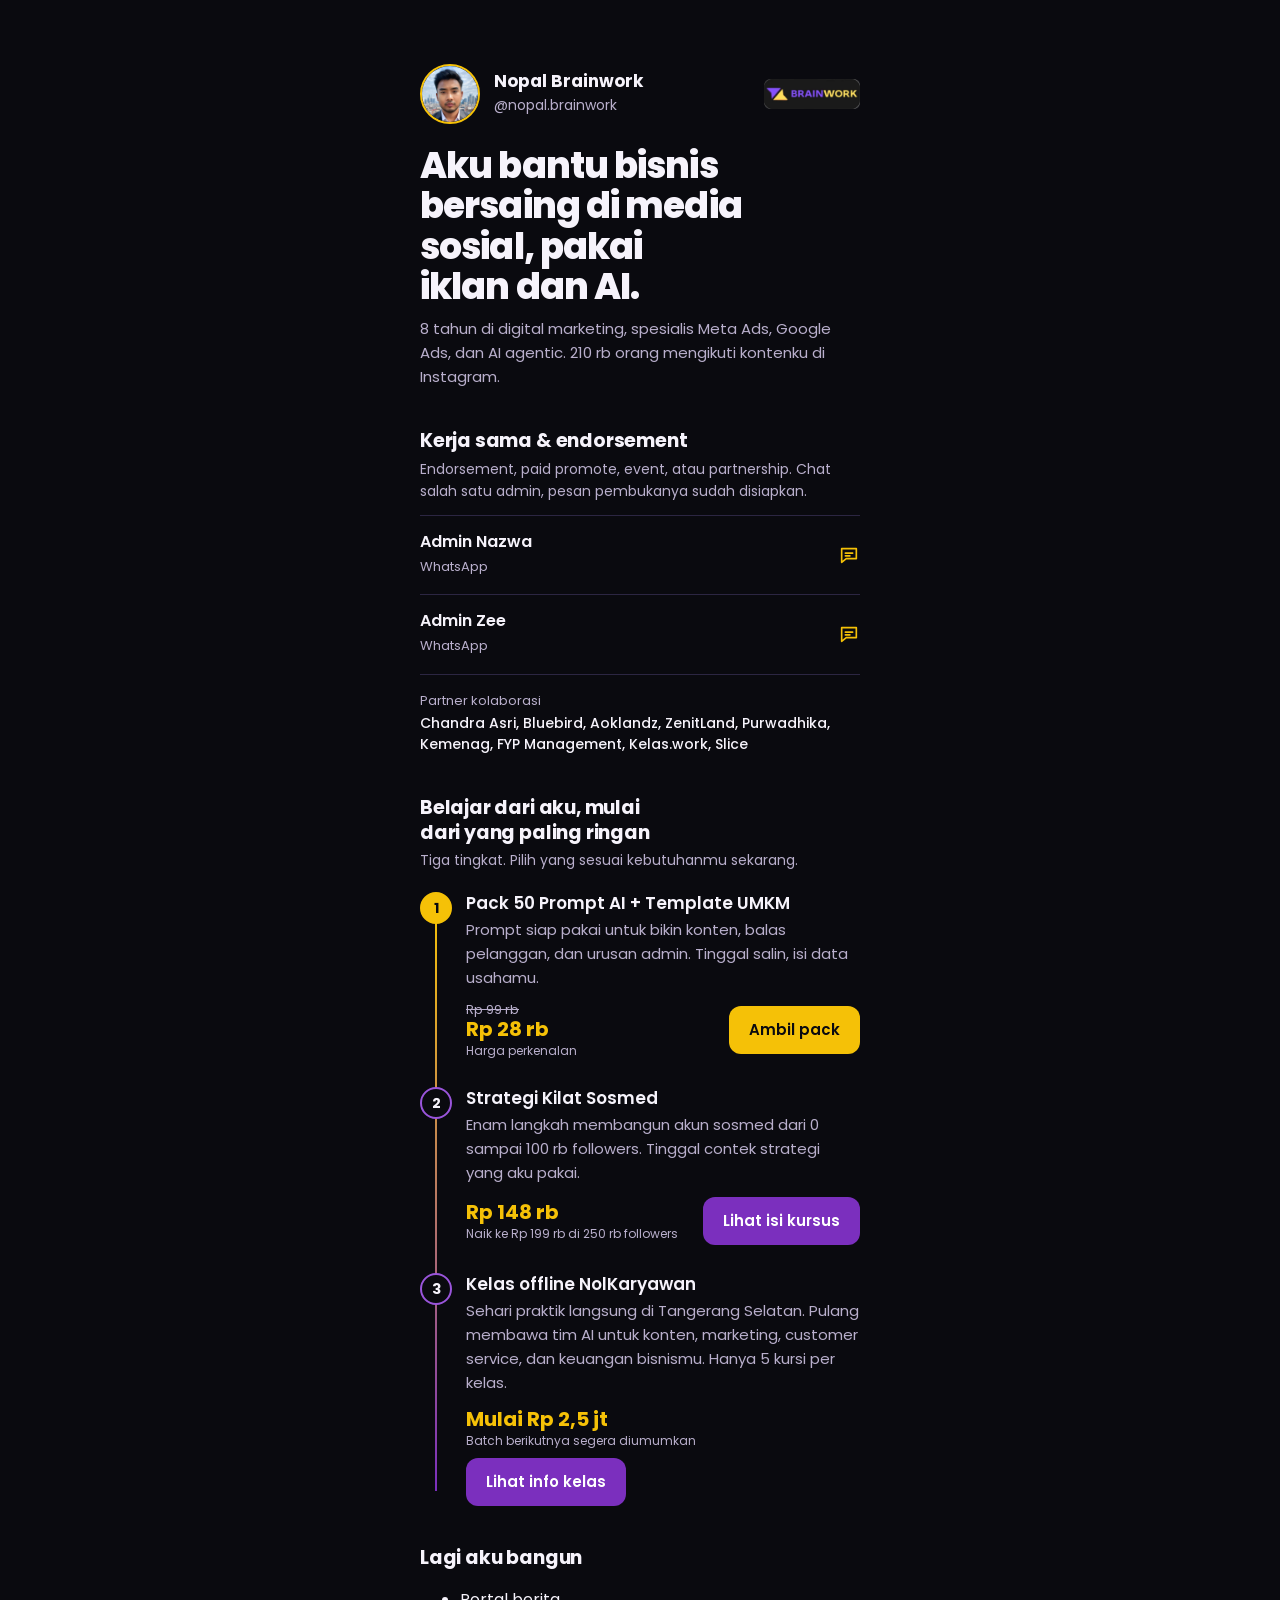
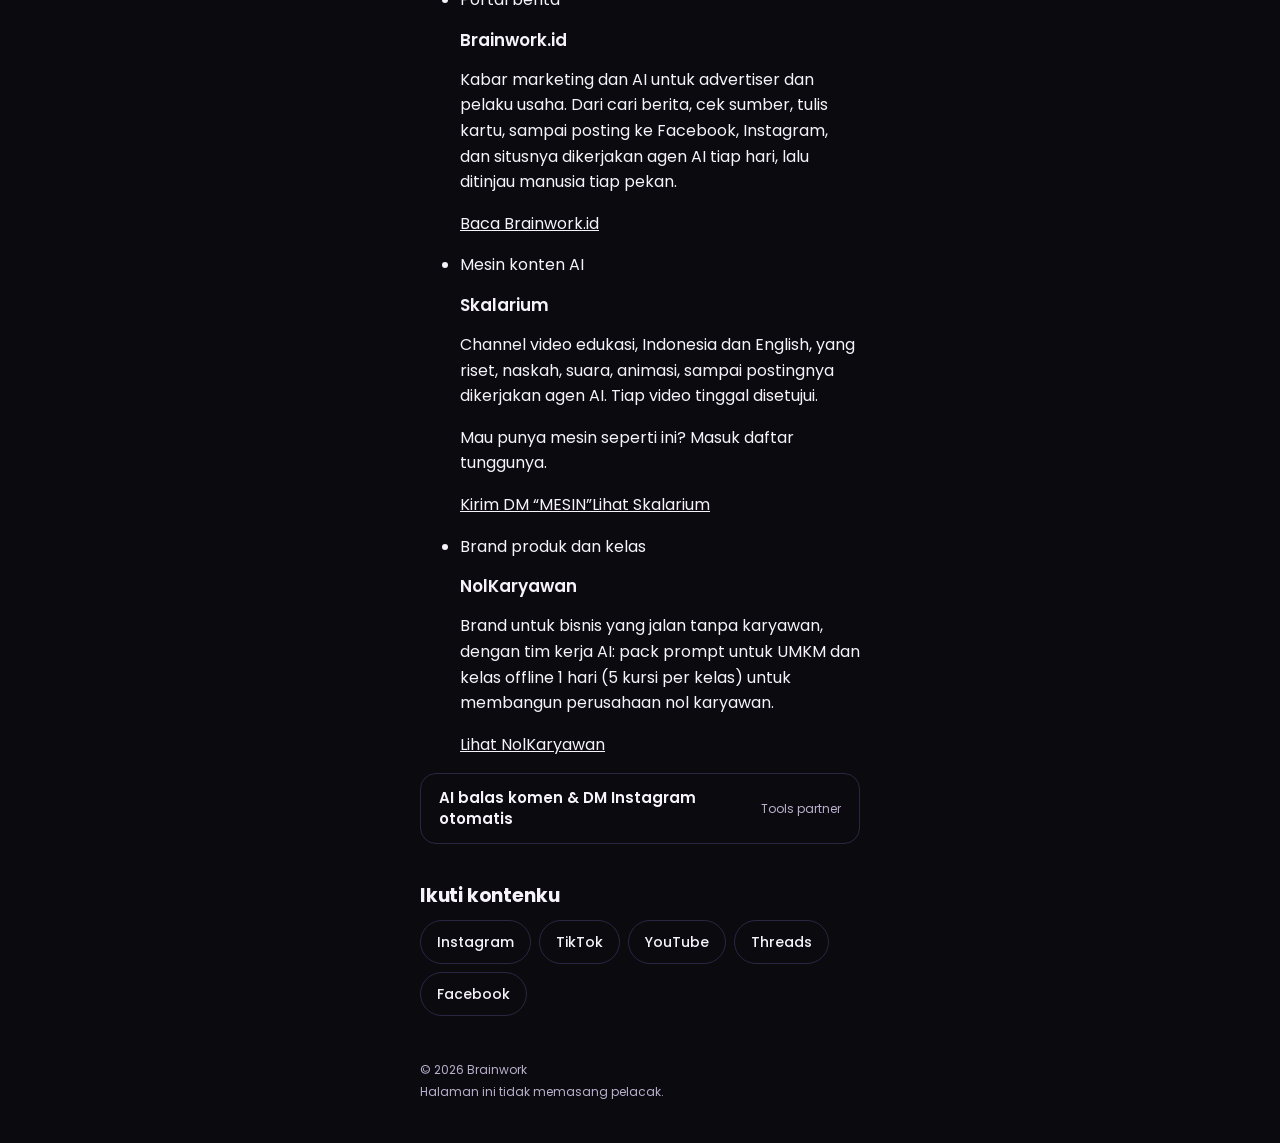
<file: index.html>
<!doctype html>
<html lang="id">
<head>
<meta charset="utf-8">
<meta name="viewport" content="width=device-width, initial-scale=1, viewport-fit=cover">
<title>Nopal Brainwork | Bangun Sosial Media dengan Iklan dan AI</title>
<meta name="description" content="Link resmi @nopal.brainwork: pack prompt AI untuk UMKM, kursus Strategi Kilat Sosmed, kelas offline NolKaryawan, dan kontak kerja sama atau endorsement.">
<link rel="canonical" href="https://brainwork-cloud.github.io/">
<meta property="og:type" content="profile">
<meta property="og:site_name" content="Nopal Brainwork">
<meta property="og:title" content="Nopal Brainwork | Bangun Sosial Media dengan Iklan dan AI">
<meta property="og:description" content="Pack prompt AI untuk UMKM, kursus Strategi Kilat Sosmed, kelas offline NolKaryawan, dan kontak kerja sama.">
<meta property="og:url" content="https://brainwork-cloud.github.io/">
<meta property="og:image" content="https://brainwork-cloud.github.io/og.png">
<meta property="og:image:width" content="1200">
<meta property="og:image:height" content="630">
<meta property="og:locale" content="id_ID">
<meta name="twitter:card" content="summary_large_image">
<meta name="theme-color" content="#0A0A0F">
<link rel="icon" href="favicon.png" type="image/png">
<link rel="apple-touch-icon" href="apple-touch-icon.png">
<link rel="preconnect" href="https://fonts.googleapis.com">
<link rel="preconnect" href="https://fonts.gstatic.com" crossorigin>
<link rel="stylesheet" href="https://fonts.googleapis.com/css2?family=Poppins:wght@400;500;600;700;800&display=swap">
<style>
  :root {
    --hitam: #0A0A0F;
    --panel: #15121F;
    --garis: #2C2642;
    --ungu: #7B2FBE;
    --ungu-terang: #9A55DB;
    --emas: #F5C107;
    --putih: #F6F3FB;
    --redup: #B9AFCC;
  }
  * { box-sizing: border-box; }
  html { -webkit-text-size-adjust: 100%; background: var(--hitam); }
  body {
    margin: 0;
    background: var(--hitam);
    color: var(--putih);
    font: 400 16px/1.6 "Poppins", system-ui, -apple-system, "Segoe UI", Roboto, sans-serif;
  }
  a { color: inherit; }
  .wrap { max-width: 30rem; margin: 0 auto; padding: 28px 20px calc(40px + env(safe-area-inset-bottom)); }

  /* Identitas */
  .id { display: flex; align-items: center; gap: 14px; }
  .avatar {
    width: 60px; height: 60px; flex: none; border-radius: 50%;
    border: 2px solid var(--emas); object-fit: cover; background: var(--ungu);
    display: grid; place-items: center;
    font: 700 20px/1 "Poppins", sans-serif; color: var(--emas); letter-spacing: -0.02em;
  }
  .siapa { flex: 1; min-width: 0; }
  .logo { flex: none; height: 30px; width: auto; }
  .nama { margin: 0; font-weight: 700; font-size: 17px; line-height: 1.25; }
  .handle { color: var(--redup); font-size: 14px; text-decoration: none; }
  .handle:hover { color: var(--putih); }
  h1 {
    margin: 22px 0 10px;
    font-weight: 800; font-size: clamp(28px, 8vw, 36px); line-height: 1.12; letter-spacing: -0.025em;
    text-wrap: balance;
  }
  .bukti { margin: 0; color: var(--redup); font-size: 15px; }

  section { margin-top: 40px; }
  h2 { margin: 0 0 4px; font-size: 19px; font-weight: 700; line-height: 1.3; letter-spacing: -0.01em; text-wrap: balance; }
  .sub { margin: 0; color: var(--redup); font-size: 14px; }
  h3 { margin: 0 0 4px; font-size: 17px; font-weight: 600; line-height: 1.3; }

  /* Tangga produk: urutan sungguhan, dari yang paling ringan */
  .tangga { list-style: none; margin: 20px 0 0; padding: 0 0 0 46px; position: relative; }
  .tangga::before {
    content: ""; position: absolute; left: 15px; top: 16px; bottom: 16px; width: 2px;
    background: linear-gradient(to bottom, var(--emas), var(--ungu));
    transform-origin: top; animation: naik 1s cubic-bezier(.2,.7,.2,1) .15s both;
  }
  @keyframes naik { from { transform: scaleY(0); } to { transform: scaleY(1); } }
  .anak { position: relative; padding-bottom: 28px; }
  .anak:last-child { padding-bottom: 0; }
  .lvl {
    position: absolute; left: -46px; top: 0; width: 32px; height: 32px; border-radius: 50%;
    display: grid; place-items: center; font-weight: 700; font-size: 14px;
    background: var(--hitam); border: 2px solid var(--ungu-terang); color: var(--putih);
  }
  .anak:first-child .lvl { background: var(--emas); border-color: var(--emas); color: var(--hitam); }
  .anak p { margin: 0; color: var(--redup); font-size: 15px; }
  .beli { display: flex; flex-wrap: wrap; align-items: center; justify-content: space-between; gap: 10px 16px; margin-top: 12px; }
  .harga { display: flex; flex-direction: column; line-height: 1.2; }
  .harga b { color: var(--emas); font-size: 20px; font-weight: 700; }
  .harga s { color: var(--redup); font-size: 13px; }
  .harga small { color: var(--redup); font-size: 12px; margin-top: 3px; }

  .btn {
    display: inline-flex; align-items: center; justify-content: center; min-height: 48px; padding: 0 20px;
    border-radius: 12px; text-decoration: none; font: 600 15px/1.2 "Poppins", sans-serif; text-align: center;
  }
  .btn-ungu { background: var(--ungu); color: #fff; }
  .btn-ungu:hover { background: var(--ungu-terang); }
  .btn-emas { background: var(--emas); color: var(--hitam); }
  .btn-emas:hover { background: #FFD43B; }
  .btn-garis { border: 1.5px solid var(--garis); color: var(--putih); }
  .btn-garis:hover { border-color: var(--ungu-terang); }

  /* Proyek baru */
  .proyek { margin-top: 16px; padding: 18px; border-radius: 16px; background: var(--panel); border: 1px solid var(--garis); }
  .proyek p { margin: 0; color: var(--redup); font-size: 15px; }
  .aksi { display: flex; flex-wrap: wrap; gap: 10px; margin-top: 14px; }
  .alat {
    display: flex; justify-content: space-between; align-items: center; gap: 12px; margin-top: 12px;
    padding: 14px 18px; border-radius: 16px; border: 1px solid var(--garis); text-decoration: none;
  }
  .alat:hover { border-color: var(--ungu-terang); }
  .alat span { font-weight: 600; font-size: 15px; line-height: 1.35; }
  .alat small { flex: none; color: var(--redup); font-size: 12px; }

  /* Kontak kerja sama */
  .kontak { margin-top: 12px; }
  .kontak a {
    display: flex; justify-content: space-between; align-items: center; gap: 12px;
    padding: 16px 0; border-top: 1px solid var(--garis); text-decoration: none;
  }
  .kontak a:last-child { border-bottom: 1px solid var(--garis); }
  .kontak b { display: block; font-weight: 600; font-size: 16px; line-height: 1.3; }
  .kontak small { color: var(--redup); font-size: 13px; }
  .kontak svg { flex: none; width: 22px; height: 22px; color: var(--emas); }
  .kolab { margin: 16px 0 0; color: var(--putih); font-size: 14px; font-weight: 500; line-height: 1.55; }
  .kolab span { display: block; color: var(--redup); font-size: 13px; font-weight: 400; margin-bottom: 2px; }

  /* Media sosial */
  .sosmed { display: flex; flex-wrap: wrap; gap: 8px; margin-top: 12px; }
  .sosmed a {
    display: inline-flex; align-items: center; min-height: 44px; padding: 0 16px; border-radius: 999px;
    border: 1px solid var(--garis); text-decoration: none; font-size: 14px; font-weight: 500;
  }
  .sosmed a:hover { border-color: var(--ungu-terang); }

  footer { margin-top: 44px; color: var(--redup); font-size: 12px; }
  footer p { margin: 2px 0; }

  a:focus-visible { outline: 3px solid var(--emas); outline-offset: 3px; border-radius: 8px; }
  @media (prefers-reduced-motion: reduce) { .tangga::before { animation: none; } }
  @media (min-width: 720px) { .wrap { padding-top: 64px; } }
</style>
<script type="application/ld+json">
{
  "@context": "https://schema.org",
  "@type": "Person",
  "name": "Nopal",
  "alternateName": "Nopal Brainwork",
  "jobTitle": "Spesialis Bangun Sosial Media",
  "url": "https://brainwork-cloud.github.io/",
  "image": "https://brainwork-cloud.github.io/foto.jpg",
  "sameAs": [
    "https://www.instagram.com/nopal.brainwork/",
    "https://www.tiktok.com/@nopal.brainwork",
    "https://www.youtube.com/@nopal.brainwork",
    "https://www.threads.com/@nopal.brainwork",
    "https://www.facebook.com/449370488262813"
  ]
}
</script>
</head>
<body>
<main class="wrap">
  <header class="id">
    <img class="avatar" src="foto.jpg" alt="Foto Nopal" width="60" height="60">
    <div class="siapa">
      <p class="nama">Nopal Brainwork</p>
      <a class="handle" href="https://www.instagram.com/nopal.brainwork/" data-label="handle-instagram">@nopal.brainwork</a>
    </div>
    <img class="logo" src="logo-brainwork.png" alt="Brainwork" width="96" height="30">
  </header>

  <h1>Aku bantu bisnis bersaing di media sosial, pakai iklan dan AI.</h1>
  <p class="bukti">8 tahun di digital marketing, spesialis Meta Ads, Google Ads, dan AI agentic. 210 rb orang mengikuti kontenku di Instagram.</p>

  <section aria-labelledby="judul-kerjasama">
    <h2 id="judul-kerjasama">Kerja sama &amp; endorsement</h2>
    <p class="sub">Endorsement, paid promote, event, atau partnership. Chat salah satu admin, pesan pembukanya sudah disiapkan.</p>
    <div class="kontak">
      <a href="https://wa.me/6285158666066?text=Halo%20Kak%20Nazwa%2C%20saya%20tertarik%20kerja%20sama%2Fendorsement%20dengan%20%40nopal.brainwork.%0A%0ANama%20brand%3A%0AJenis%20kerja%20sama%3A%0ATimeline%3A" data-label="wa-nazwa">
        <span><b>Admin Nazwa</b><small>WhatsApp</small></span>
        <svg viewBox="0 0 24 24" fill="none" stroke="currentColor" stroke-width="1.8" stroke-linecap="round" stroke-linejoin="round" aria-hidden="true"><path d="M4 5h16v11H9l-5 4V5z"/><path d="M8 10h8M8 13h5"/></svg>
      </a>
      <a href="https://wa.me/6285119996891?text=Halo%20Kak%20Zee%2C%20saya%20tertarik%20kerja%20sama%2Fendorsement%20dengan%20%40nopal.brainwork.%0A%0ANama%20brand%3A%0AJenis%20kerja%20sama%3A%0ATimeline%3A" data-label="wa-zee">
        <span><b>Admin Zee</b><small>WhatsApp</small></span>
        <svg viewBox="0 0 24 24" fill="none" stroke="currentColor" stroke-width="1.8" stroke-linecap="round" stroke-linejoin="round" aria-hidden="true"><path d="M4 5h16v11H9l-5 4V5z"/><path d="M8 10h8M8 13h5"/></svg>
      </a>
    </div>
    <p class="kolab"><span>Partner kolaborasi</span>Chandra Asri, Bluebird, Aoklandz, ZenitLand, Purwadhika, Kemenag, FYP Management, Kelas.work, Slice</p>
  </section>

  <section aria-labelledby="judul-tangga">
    <h2 id="judul-tangga">Belajar dari aku, mulai dari yang paling ringan</h2>
    <p class="sub">Tiga tingkat. Pilih yang sesuai kebutuhanmu sekarang.</p>
    <ol class="tangga">
      <li class="anak">
        <span class="lvl" aria-hidden="true">1</span>
        <h3>Pack 50 Prompt AI + Template UMKM</h3>
        <p>Prompt siap pakai untuk bikin konten, balas pelanggan, dan urusan admin. Tinggal salin, isi data usahamu.</p>
        <div class="beli">
          <span class="harga"><s>Rp 99 rb</s><b>Rp 28 rb</b><small>Harga perkenalan</small></span>
          <a class="btn btn-emas" href="pack-prompt/" data-utm="pack-prompt" data-label="pack-prompt">Ambil pack</a>
        </div>
      </li>
      <li class="anak">
        <span class="lvl" aria-hidden="true">2</span>
        <h3>Strategi Kilat Sosmed</h3>
        <p>Enam langkah membangun akun sosmed dari 0 sampai 100 rb followers. Tinggal contek strategi yang aku pakai.</p>
        <div class="beli">
          <span class="harga"><b>Rp 148 rb</b><small>Naik ke Rp 199 rb di 250 rb followers</small></span>
          <a class="btn btn-ungu" href="strategi-kilat/" data-utm="strategi-kilat" data-label="strategi-kilat">Lihat isi kursus</a>
        </div>
      </li>
      <li class="anak">
        <span class="lvl" aria-hidden="true">3</span>
        <h3>Kelas offline NolKaryawan</h3>
        <p>Sehari praktik langsung di Tangerang Selatan. Pulang membawa tim AI untuk konten, marketing, customer service, dan keuangan bisnismu. Hanya 5 kursi per kelas.</p>
        <div class="beli">
          <span class="harga"><b>Mulai Rp 2,5 jt</b><small>Batch berikutnya segera diumumkan</small></span>
          <a class="btn btn-ungu" href="nolkaryawan/" data-utm="kelas-nolkaryawan" data-label="kelas-nolkaryawan">Lihat info kelas</a>
        </div>
      </li>
    </ol>
  </section>

  <!-- Proyek: sumber tunggal ekosistem.json; markup ini cadangan, ekosistem.js menggantinya dengan data terbaru. -->
  <section class="eko" data-ekosistem="nopal" aria-labelledby="eko-judul-nopal"><link rel="stylesheet" href="https://brainwork-cloud.github.io/brainwork-konten/ekosistem/ekosistem.css"><h2 class="eko-judul" id="eko-judul-nopal">Lagi aku bangun</h2><ul class="eko-daftar"><li class="eko-kartu"><p class="eko-jenis">Portal berita</p><h3>Brainwork.id</h3><p class="eko-isi">Kabar marketing dan AI untuk advertiser dan pelaku usaha. Dari cari berita, cek sumber, tulis kartu, sampai posting ke Facebook, Instagram, dan situsnya dikerjakan agen AI tiap hari, lalu ditinjau manusia tiap pekan.</p><div class="eko-aksi"><a class="eko-tombol" href="https://brainwork-cloud.github.io/brainwork-konten/brainwork-id/" data-label="eko-brainwork-id">Baca Brainwork.id</a></div></li><li class="eko-kartu"><p class="eko-jenis">Mesin konten AI</p><h3>Skalarium</h3><p class="eko-isi">Channel video edukasi, Indonesia dan English, yang riset, naskah, suara, animasi, sampai postingnya dikerjakan agen AI. Tiap video tinggal disetujui.</p><p class="eko-isi eko-catatan">Mau punya mesin seperti ini? Masuk daftar tunggunya.</p><div class="eko-aksi"><a class="eko-tombol" href="https://ig.me/m/nopal.brainwork" data-label="dm-mesin">Kirim DM “MESIN”</a><a class="eko-tombol tipis" href="https://brainwork-cloud.github.io/skalarium/" data-label="eko-skalarium">Lihat Skalarium</a></div></li><li class="eko-kartu"><p class="eko-jenis">Brand produk dan kelas</p><h3>NolKaryawan</h3><p class="eko-isi">Brand untuk bisnis yang jalan tanpa karyawan, dengan tim kerja AI: pack prompt untuk UMKM dan kelas offline 1 hari (5 kursi per kelas) untuk membangun perusahaan nol karyawan.</p><div class="eko-aksi"><a class="eko-tombol" href="https://brainwork-cloud.github.io/nolkaryawan/" data-label="eko-nolkaryawan">Lihat NolKaryawan</a></div></li></ul></section>
  <a class="alat" href="https://cs.pake.ai/a/brainwork/instagram-comment-to-dm" data-label="pakeai">
    <span>AI balas komen &amp; DM Instagram otomatis</span>
    <small>Tools partner</small>
  </a>

  <section aria-labelledby="judul-ikuti">
    <h2 id="judul-ikuti">Ikuti kontenku</h2>
    <nav class="sosmed" aria-label="Media sosial Nopal Brainwork">
      <a href="https://www.instagram.com/nopal.brainwork/" data-label="instagram">Instagram</a>
      <a href="https://www.tiktok.com/@nopal.brainwork" data-label="tiktok">TikTok</a>
      <a href="https://www.youtube.com/@nopal.brainwork" data-label="youtube">YouTube</a>
      <a href="https://www.threads.com/@nopal.brainwork" data-label="threads">Threads</a>
      <a href="https://www.facebook.com/449370488262813" data-label="facebook">Facebook</a>
    </nav>
  </section>

  <footer>
    <p>&copy; 2026 Brainwork</p>
    <p id="privasi">Halaman ini tidak memasang pelacak.</p>
  </footer>
</main>
<script src="https://brainwork-cloud.github.io/brainwork-konten/ekosistem/ekosistem.js" defer></script>
<script>
  // Isi ID di sini kalau mau mengukur klik (kosong = tanpa pelacak):
  // ga4 = Measurement ID Google Analytics 4 (mis. G-ABC123XYZ), metaPixel = ID Meta Pixel (angka).
  var ANALITIK = { ga4: "", metaPixel: "" };

  (function () {
    var q = new URLSearchParams(location.search);
    // Satu halaman untuk semua platform: pakai link ...github.io/?src=tiktok di bio TikTok, ?src=threads di Threads, dst.
    var src = (q.get("src") || q.get("utm_source") || "instagram").toLowerCase().replace(/[^a-z0-9_-]/g, "").slice(0, 30) || "instagram";

    document.querySelectorAll("a[data-utm]").forEach(function (a) {
      try {
        var u = new URL(a.href);
        u.searchParams.set("utm_source", src);
        u.searchParams.set("utm_medium", "bio");
        u.searchParams.set("utm_campaign", a.getAttribute("data-utm"));
        a.href = u.toString();
      } catch (e) {}
    });

    var dipakai = [];
    if (/^G-[A-Z0-9]{4,}$/.test(ANALITIK.ga4)) {
      var s = document.createElement("script");
      s.async = true;
      s.src = "https://www.googletagmanager.com/gtag/js?id=" + ANALITIK.ga4;
      document.head.appendChild(s);
      window.dataLayer = window.dataLayer || [];
      window.gtag = function () { window.dataLayer.push(arguments); };
      window.gtag("js", new Date());
      window.gtag("config", ANALITIK.ga4, { traffic_src: src });
      dipakai.push("Google Analytics");
    }
    if (/^\d{8,20}$/.test(ANALITIK.metaPixel)) {
      !function (f, b, e, v, n, t, x) { if (f.fbq) return; n = f.fbq = function () { n.callMethod ? n.callMethod.apply(n, arguments) : n.queue.push(arguments); }; if (!f._fbq) f._fbq = n; n.push = n; n.loaded = !0; n.version = "2.0"; n.queue = []; t = b.createElement(e); t.async = !0; t.src = v; x = b.getElementsByTagName(e)[0]; x.parentNode.insertBefore(t, x); }(window, document, "script", "https://connect.facebook.net/en_US/fbevents.js");
      window.fbq("init", ANALITIK.metaPixel);
      window.fbq("track", "PageView");
      dipakai.push("Meta Pixel");
    }
    if (dipakai.length) {
      document.getElementById("privasi").textContent = "Halaman ini memakai " + dipakai.join(" dan ") + " untuk mengukur klik.";
    }

    document.addEventListener("click", function (e) {
      var a = e.target.closest ? e.target.closest("a[data-label]") : null;
      if (!a) return;
      var label = a.getAttribute("data-label");
      if (window.gtag) window.gtag("event", "klik_link", { link_label: label, traffic_src: src });
      if (window.fbq) window.fbq("trackCustom", "KlikLink", { label: label, sumber: src });
    });
  })();
</script>
</body>
</html>
</file>
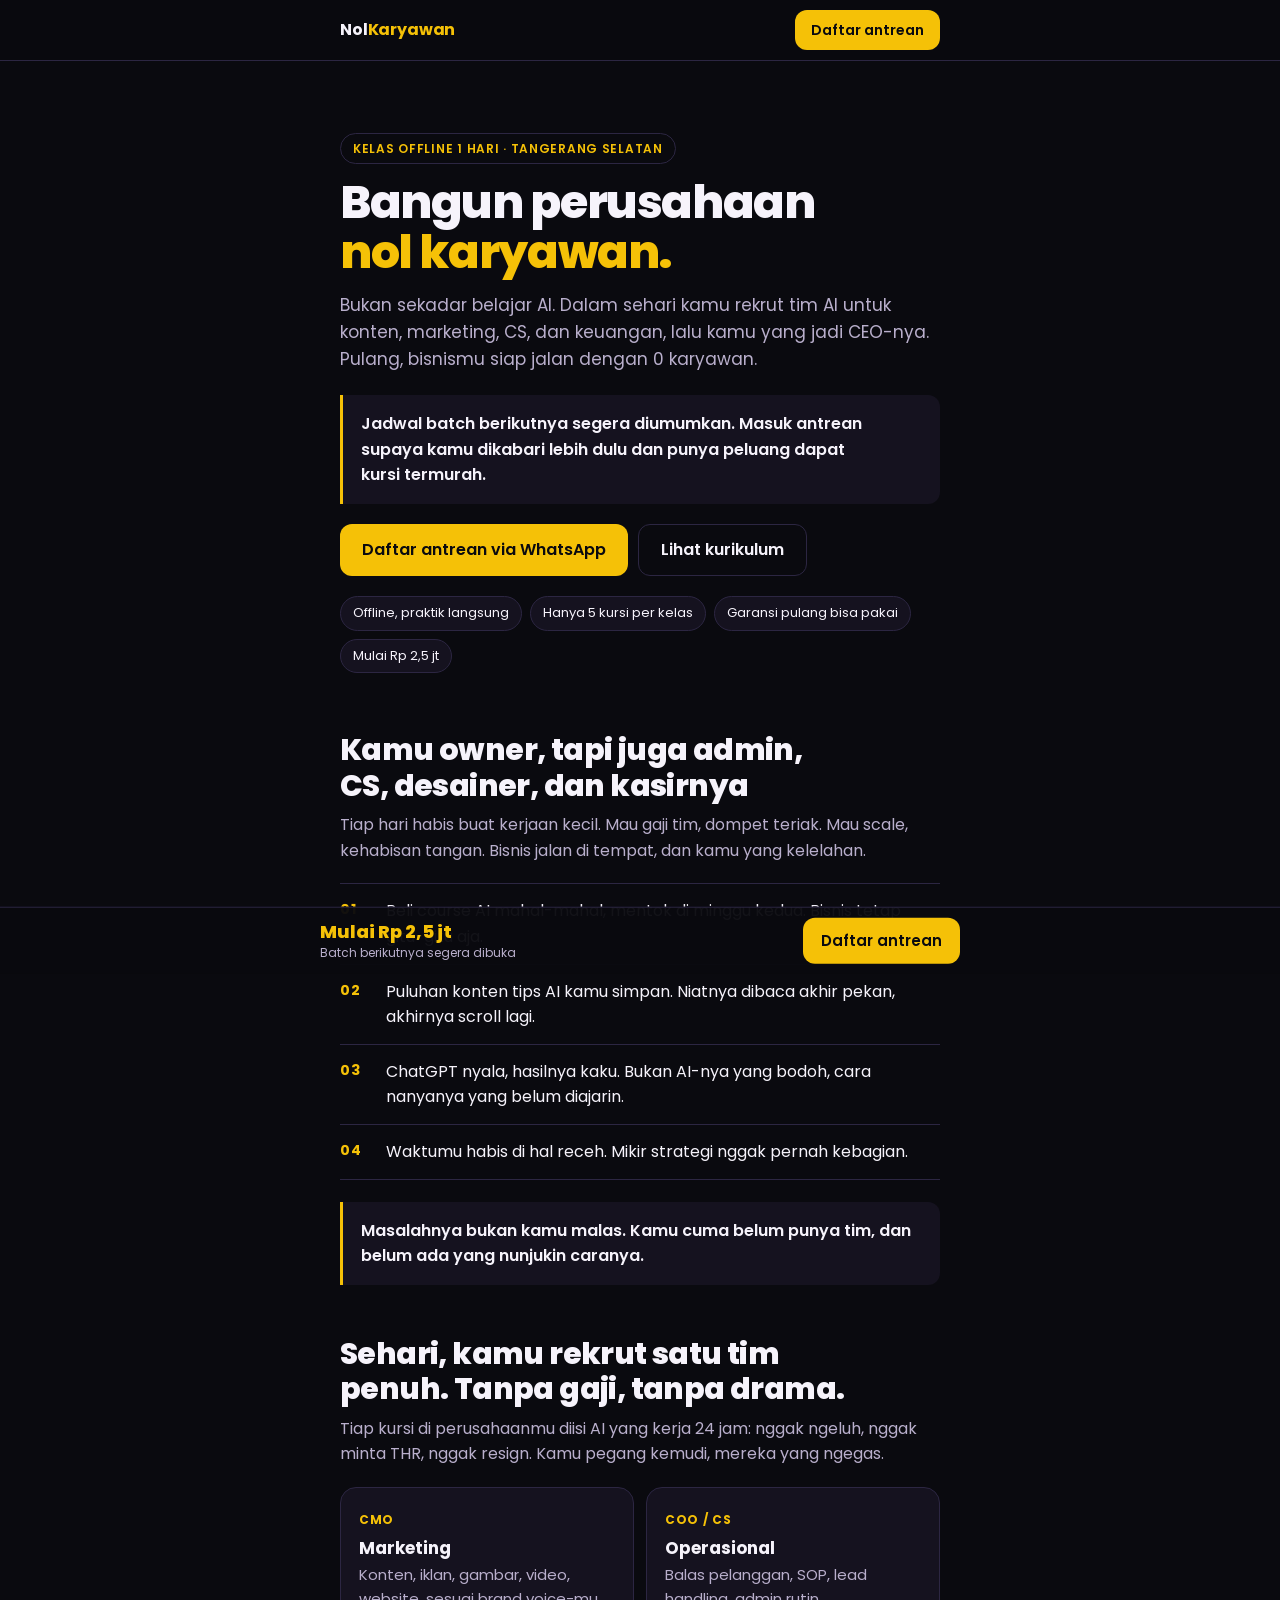
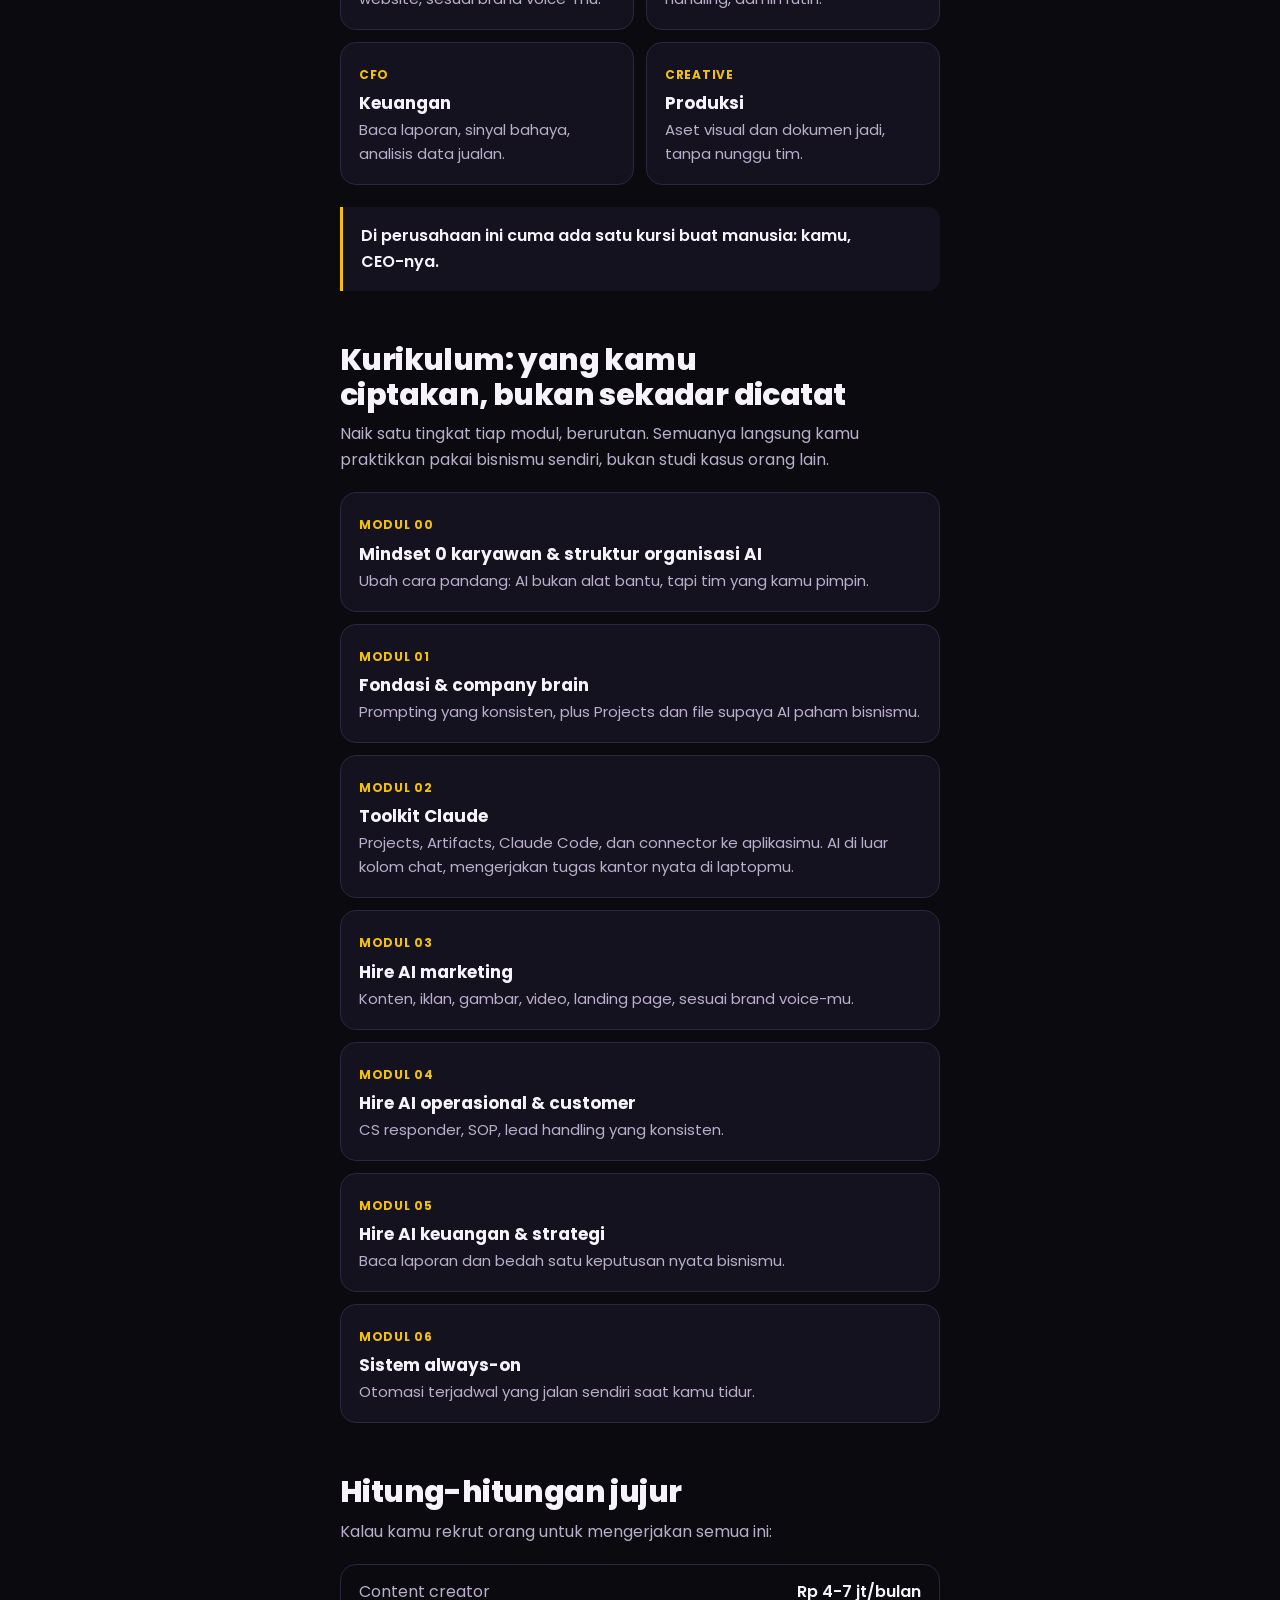
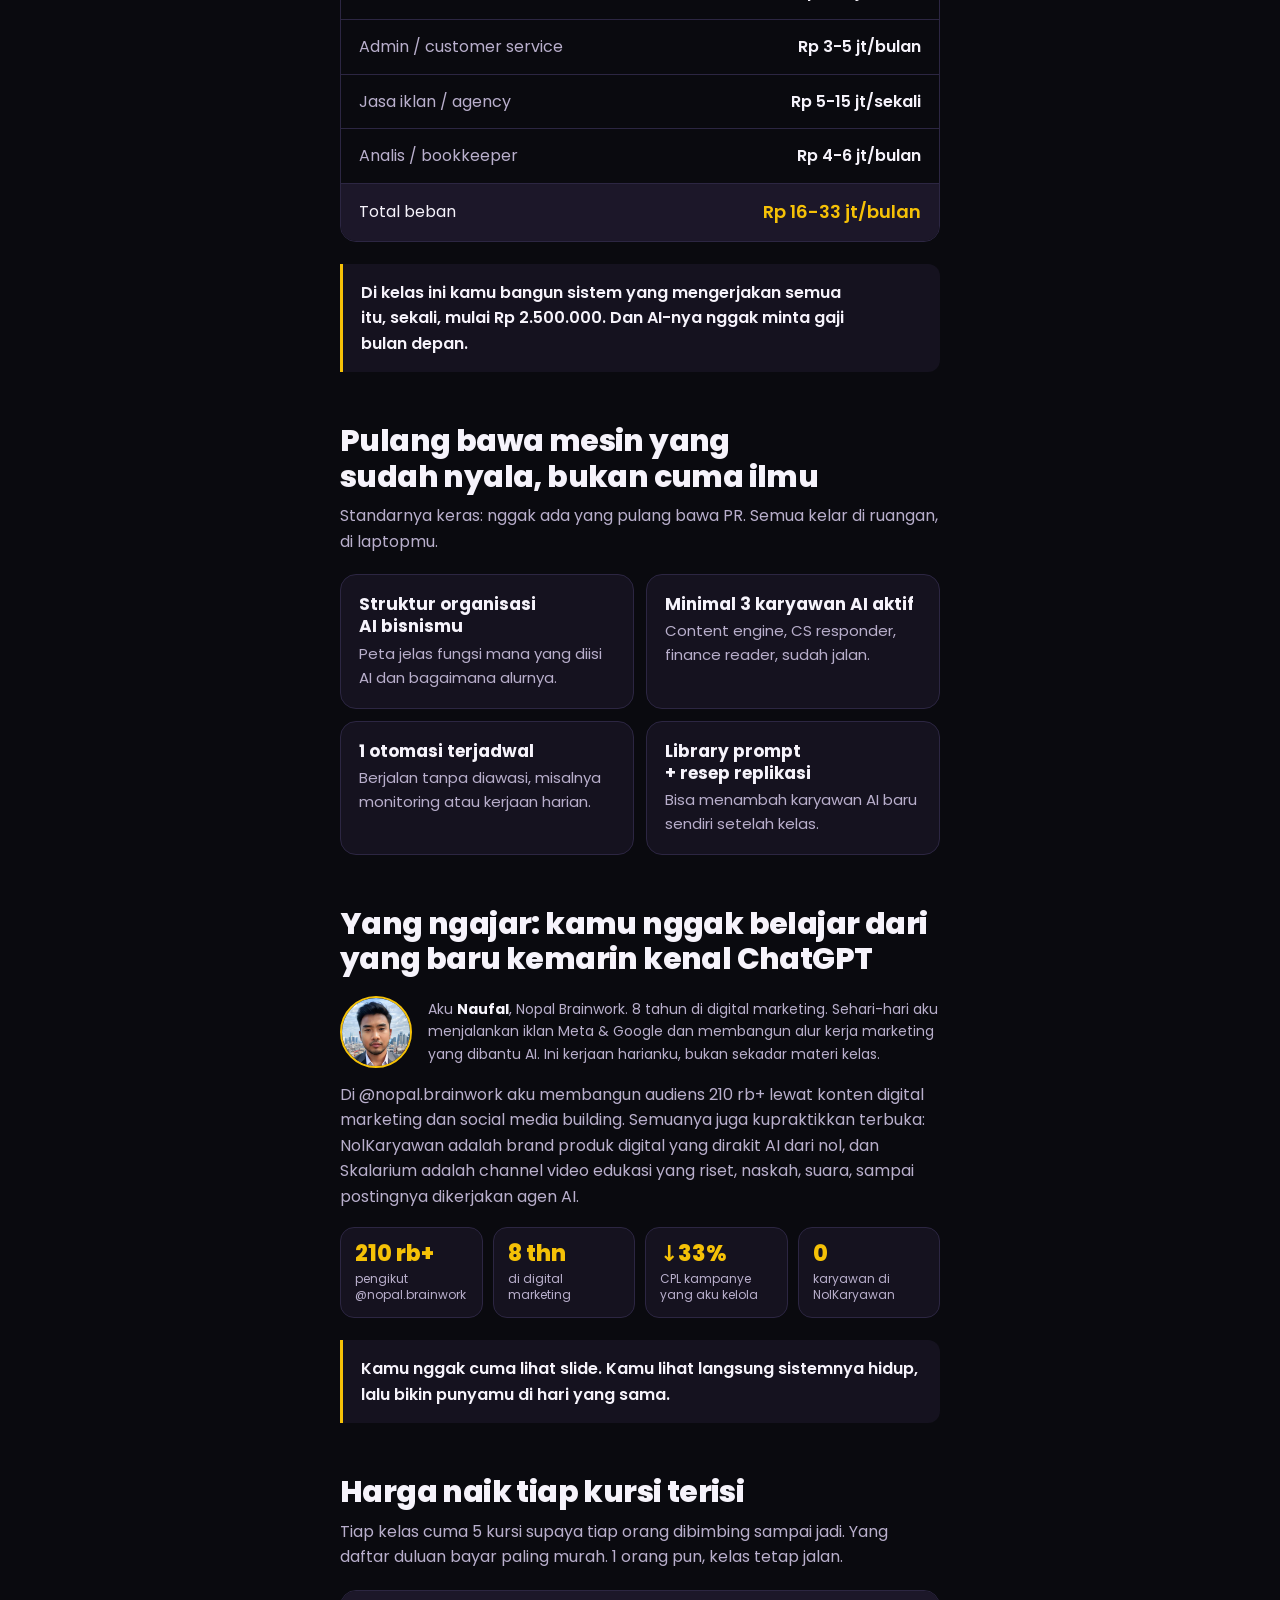
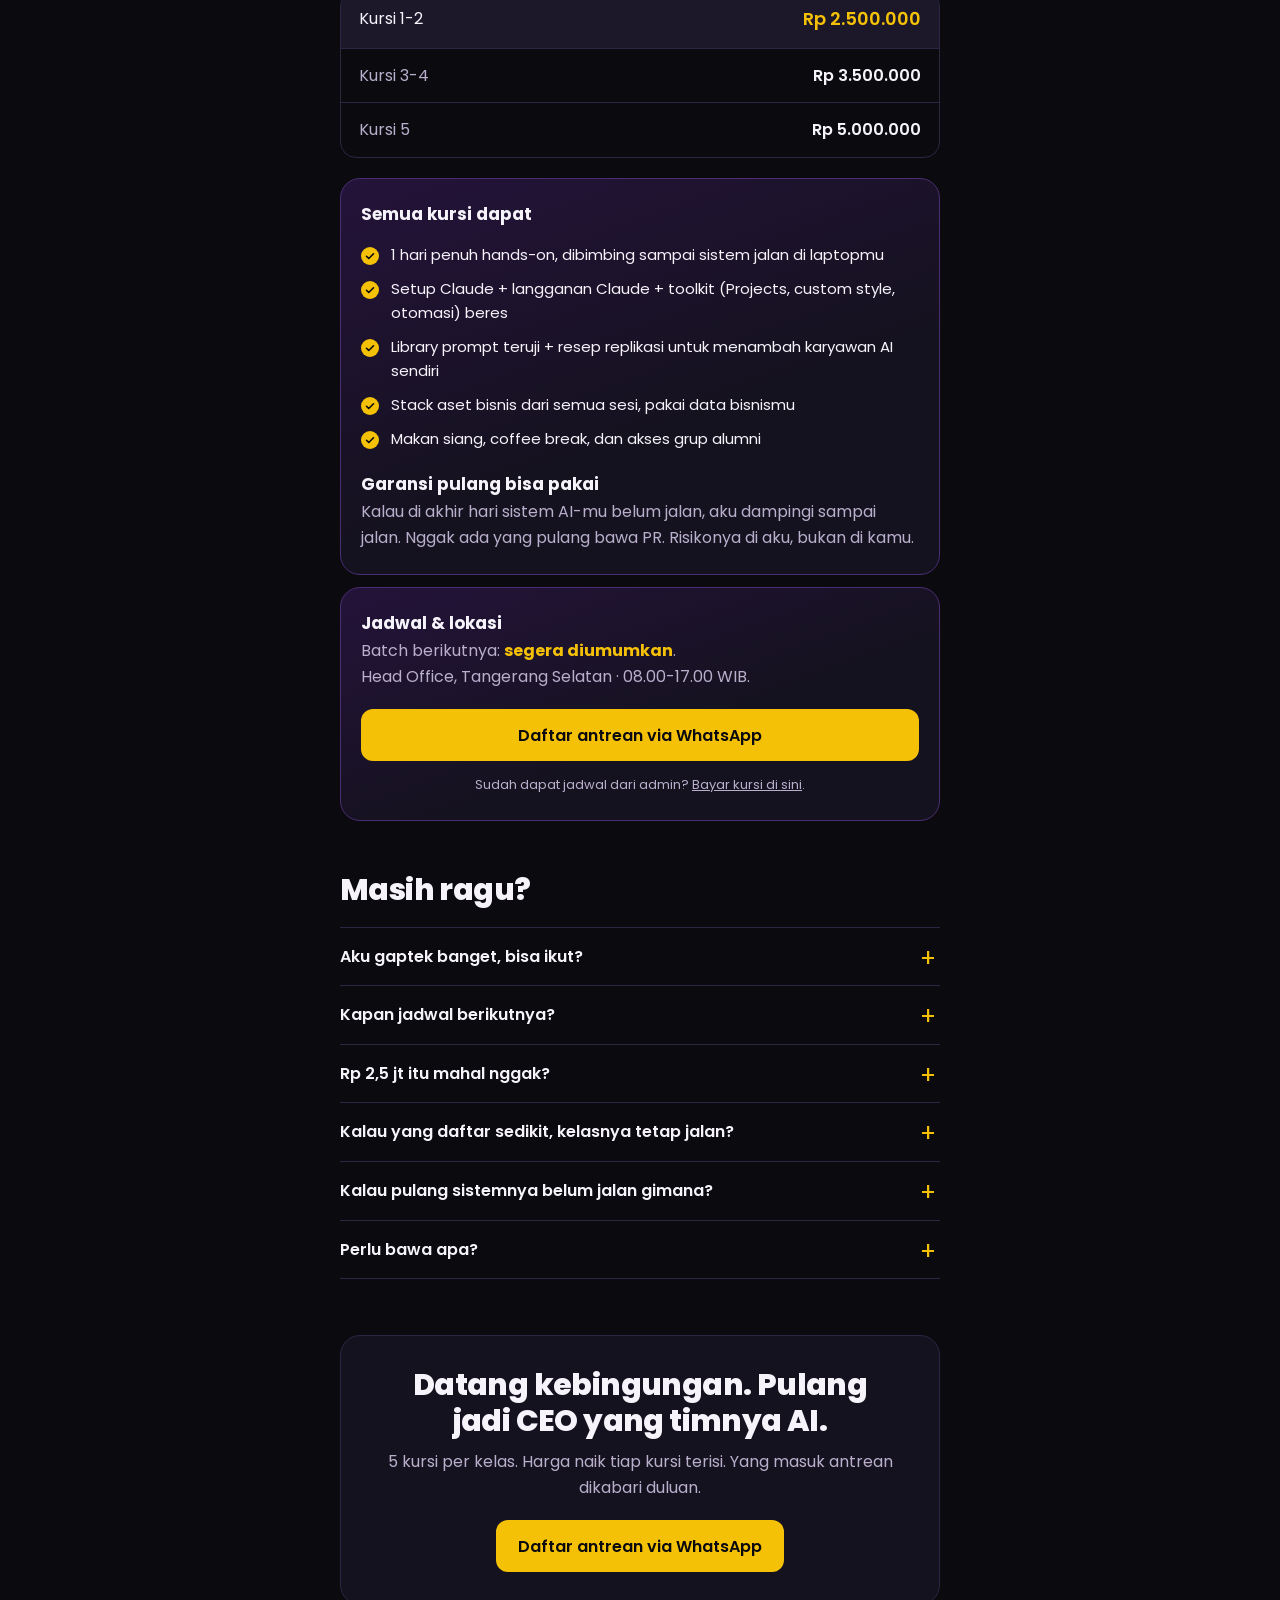
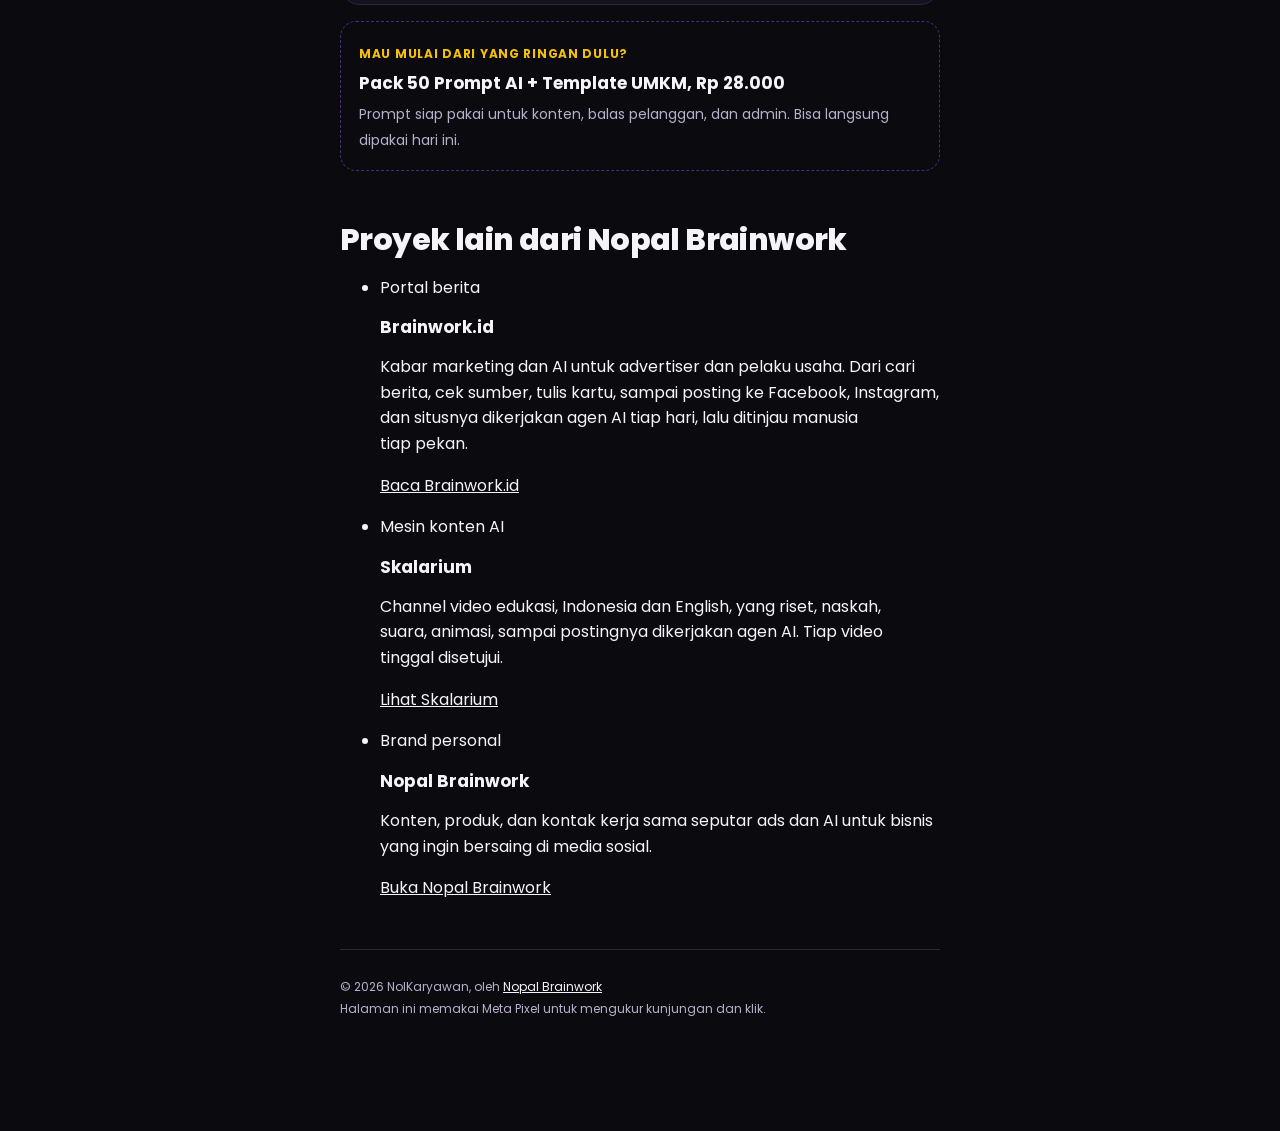
<file: nolkaryawan/index.html>
<!doctype html>
<html lang="id">
<head>
<meta charset="utf-8">
<meta name="viewport" content="width=device-width, initial-scale=1, viewport-fit=cover">
<title>Kelas NolKaryawan: Bangun Perusahaan Nol Karyawan | Offline 1 Hari</title>
<meta name="description" content="Kelas offline 1 hari di Tangerang Selatan: rekrut tim AI untuk konten, marketing, CS, dan keuangan bisnismu. Hanya 5 kursi per kelas, mulai Rp 2,5 jt. Jadwal batch berikutnya segera diumumkan.">
<link rel="canonical" href="https://brainwork-cloud.github.io/nolkaryawan/">
<meta property="og:type" content="website">
<meta property="og:site_name" content="NolKaryawan">
<meta property="og:title" content="Bangun perusahaan nol karyawan: kelas offline 1 hari">
<meta property="og:description" content="Sehari praktik, pulang membawa tim AI yang sudah jalan untuk bisnismu. 5 kursi per kelas. Daftar antrean batch berikutnya.">
<meta property="og:url" content="https://brainwork-cloud.github.io/nolkaryawan/">
<meta property="og:image" content="https://brainwork-cloud.github.io/nolkaryawan/og.png">
<meta property="og:image:width" content="1200">
<meta property="og:image:height" content="630">
<meta property="og:locale" content="id_ID">
<meta name="twitter:card" content="summary_large_image">
<meta name="theme-color" content="#0A0A0F">
<link rel="icon" href="../favicon.png" type="image/png">
<link rel="apple-touch-icon" href="../apple-touch-icon.png">
<link rel="preconnect" href="https://fonts.googleapis.com">
<link rel="preconnect" href="https://fonts.gstatic.com" crossorigin>
<link rel="stylesheet" href="https://fonts.googleapis.com/css2?family=Poppins:wght@400;500;600;700;800&display=swap">
<link rel="stylesheet" href="../aset/lp.css">
<script>
  // PENGATURAN HALAMAN
  // checkout: link checkout Scalev kelas (dipakai tombol "bayar kursi"). pixel: Meta Pixel NolKaryawan.
  window.LP = { checkout: "https://nopal.myscalev.com/co-nolkaryawan", pixel: "1502847427442186", produk: "kelas-nolkaryawan" };
</script>
</head>
<body>
<header class="bar">
  <div class="wrap">
    <a class="merek" href="#atas">Nol<span>Karyawan</span></a>
    <a class="btn btn-emas" href="https://wa.me/6285158666066?text=Halo%20Kak%20Nazwa%2C%20aku%20mau%20masuk%20antrean%20Kelas%20NolKaryawan%20batch%20berikutnya.%0A%0ANama%3A%0AJenis%20bisnis%3A%0ADomisili%3A" data-lead>Daftar antrean</a>
  </div>
</header>

<main class="wrap" id="atas">
  <section class="hero">
    <p class="alis">Kelas offline 1 hari · Tangerang Selatan</p>
    <h1>Bangun perusahaan <em>nol karyawan.</em></h1>
    <p class="lead">Bukan sekadar belajar AI. Dalam sehari kamu rekrut tim AI untuk konten, marketing, CS, dan keuangan, lalu kamu yang jadi CEO-nya. Pulang, bisnismu siap jalan dengan 0 karyawan.</p>
    <p class="tegas">Jadwal batch berikutnya segera diumumkan. Masuk antrean supaya kamu dikabari lebih dulu dan punya peluang dapat kursi termurah.</p>
    <div class="aksi">
      <a class="btn btn-emas" id="cta-utama" href="https://wa.me/6285158666066?text=Halo%20Kak%20Nazwa%2C%20aku%20mau%20masuk%20antrean%20Kelas%20NolKaryawan%20batch%20berikutnya.%0A%0ANama%3A%0AJenis%20bisnis%3A%0ADomisili%3A" data-lead>Daftar antrean via WhatsApp</a>
      <a class="btn btn-garis" href="#kurikulum">Lihat kurikulum</a>
    </div>
    <ul class="poin">
      <li>Offline, praktik langsung</li>
      <li>Hanya 5 kursi per kelas</li>
      <li>Garansi pulang bisa pakai</li>
      <li>Mulai Rp 2,5 jt</li>
    </ul>
  </section>

  <section aria-labelledby="judul-masalah">
    <h2 id="judul-masalah">Kamu owner, tapi juga admin, CS, desainer, dan kasirnya</h2>
    <p class="sub">Tiap hari habis buat kerjaan kecil. Mau gaji tim, dompet teriak. Mau scale, kehabisan tangan. Bisnis jalan di tempat, dan kamu yang kelelahan.</p>
    <ol class="masalah">
      <li>Beli course AI mahal-mahal, mentok di minggu kedua. Bisnis tetap gitu-gitu aja.</li>
      <li>Puluhan konten tips AI kamu simpan. Niatnya dibaca akhir pekan, akhirnya scroll lagi.</li>
      <li>ChatGPT nyala, hasilnya kaku. Bukan AI-nya yang bodoh, cara nanyanya yang belum diajarin.</li>
      <li>Waktumu habis di hal receh. Mikir strategi nggak pernah kebagian.</li>
    </ol>
    <p class="tegas">Masalahnya bukan kamu malas. Kamu cuma belum punya tim, dan belum ada yang nunjukin caranya.</p>
  </section>

  <section aria-labelledby="judul-tim">
    <h2 id="judul-tim">Sehari, kamu rekrut satu tim penuh. Tanpa gaji, tanpa drama.</h2>
    <p class="sub">Tiap kursi di perusahaanmu diisi AI yang kerja 24 jam: nggak ngeluh, nggak minta THR, nggak resign. Kamu pegang kemudi, mereka yang ngegas.</p>
    <div class="kartu dua">
      <div class="k"><span class="tag">CMO</span><h3>Marketing</h3><p>Konten, iklan, gambar, video, website, sesuai brand voice-mu.</p></div>
      <div class="k"><span class="tag">COO / CS</span><h3>Operasional</h3><p>Balas pelanggan, SOP, lead handling, admin rutin.</p></div>
      <div class="k"><span class="tag">CFO</span><h3>Keuangan</h3><p>Baca laporan, sinyal bahaya, analisis data jualan.</p></div>
      <div class="k"><span class="tag">Creative</span><h3>Produksi</h3><p>Aset visual dan dokumen jadi, tanpa nunggu tim.</p></div>
    </div>
    <p class="tegas">Di perusahaan ini cuma ada satu kursi buat manusia: kamu, CEO-nya.</p>
  </section>

  <section id="kurikulum" aria-labelledby="judul-kurikulum">
    <h2 id="judul-kurikulum">Kurikulum: yang kamu ciptakan, bukan sekadar dicatat</h2>
    <p class="sub">Naik satu tingkat tiap modul, berurutan. Semuanya langsung kamu praktikkan pakai bisnismu sendiri, bukan studi kasus orang lain.</p>
    <div class="kartu">
      <div class="k"><span class="tag">Modul 00</span><h3>Mindset 0 karyawan &amp; struktur organisasi AI</h3><p>Ubah cara pandang: AI bukan alat bantu, tapi tim yang kamu pimpin.</p></div>
      <div class="k"><span class="tag">Modul 01</span><h3>Fondasi &amp; company brain</h3><p>Prompting yang konsisten, plus Projects dan file supaya AI paham bisnismu.</p></div>
      <div class="k"><span class="tag">Modul 02</span><h3>Toolkit Claude</h3><p>Projects, Artifacts, Claude Code, dan connector ke aplikasimu. AI di luar kolom chat, mengerjakan tugas kantor nyata di laptopmu.</p></div>
      <div class="k"><span class="tag">Modul 03</span><h3>Hire AI marketing</h3><p>Konten, iklan, gambar, video, landing page, sesuai brand voice-mu.</p></div>
      <div class="k"><span class="tag">Modul 04</span><h3>Hire AI operasional &amp; customer</h3><p>CS responder, SOP, lead handling yang konsisten.</p></div>
      <div class="k"><span class="tag">Modul 05</span><h3>Hire AI keuangan &amp; strategi</h3><p>Baca laporan dan bedah satu keputusan nyata bisnismu.</p></div>
      <div class="k"><span class="tag">Modul 06</span><h3>Sistem always-on</h3><p>Otomasi terjadwal yang jalan sendiri saat kamu tidur.</p></div>
    </div>
  </section>

  <section aria-labelledby="judul-hitung">
    <h2 id="judul-hitung">Hitung-hitungan jujur</h2>
    <p class="sub">Kalau kamu rekrut orang untuk mengerjakan semua ini:</p>
    <ul class="tangga-harga">
      <li><span>Content creator</span><b>Rp 4-7 jt/bulan</b></li>
      <li><span>Admin / customer service</span><b>Rp 3-5 jt/bulan</b></li>
      <li><span>Jasa iklan / agency</span><b>Rp 5-15 jt/sekali</b></li>
      <li><span>Analis / bookkeeper</span><b>Rp 4-6 jt/bulan</b></li>
      <li class="kini"><span>Total beban</span><b>Rp 16-33 jt/bulan</b></li>
    </ul>
    <p class="tegas">Di kelas ini kamu bangun sistem yang mengerjakan semua itu, sekali, mulai Rp 2.500.000. Dan AI-nya nggak minta gaji bulan depan.</p>
  </section>

  <section aria-labelledby="judul-bawa">
    <h2 id="judul-bawa">Pulang bawa mesin yang sudah nyala, bukan cuma ilmu</h2>
    <p class="sub">Standarnya keras: nggak ada yang pulang bawa PR. Semua kelar di ruangan, di laptopmu.</p>
    <div class="kartu dua">
      <div class="k"><h3>Struktur organisasi AI bisnismu</h3><p>Peta jelas fungsi mana yang diisi AI dan bagaimana alurnya.</p></div>
      <div class="k"><h3>Minimal 3 karyawan AI aktif</h3><p>Content engine, CS responder, finance reader, sudah jalan.</p></div>
      <div class="k"><h3>1 otomasi terjadwal</h3><p>Berjalan tanpa diawasi, misalnya monitoring atau kerjaan harian.</p></div>
      <div class="k"><h3>Library prompt + resep replikasi</h3><p>Bisa menambah karyawan AI baru sendiri setelah kelas.</p></div>
    </div>
  </section>

  <section aria-labelledby="judul-pengajar">
    <h2 id="judul-pengajar">Yang ngajar: kamu nggak belajar dari yang baru kemarin kenal ChatGPT</h2>
    <div class="pengajar">
      <img src="../foto.jpg" alt="Foto Naufal (Nopal Brainwork)" width="72" height="72">
      <p>Aku <b style="color:var(--putih)">Naufal</b>, Nopal Brainwork. 8 tahun di digital marketing. Sehari-hari aku menjalankan iklan Meta &amp; Google dan membangun alur kerja marketing yang dibantu AI. Ini kerjaan harianku, bukan sekadar materi kelas.</p>
    </div>
    <p class="sub" style="margin-top:14px">Di @nopal.brainwork aku membangun audiens 210 rb+ lewat konten digital marketing dan social media building. Semuanya juga kupraktikkan terbuka: NolKaryawan adalah brand produk digital yang dirakit AI dari nol, dan Skalarium adalah channel video edukasi yang riset, naskah, suara, sampai postingnya dikerjakan agen AI.</p>
    <div class="angka">
      <div><b>210 rb+</b><span>pengikut @nopal.brainwork</span></div>
      <div><b>8 thn</b><span>di digital marketing</span></div>
      <div><b>&darr;33%</b><span>CPL kampanye yang aku kelola</span></div>
      <div><b>0</b><span>karyawan di NolKaryawan</span></div>
    </div>
    <p class="tegas">Kamu nggak cuma lihat slide. Kamu lihat langsung sistemnya hidup, lalu bikin punyamu di hari yang sama.</p>
  </section>

  <section id="harga" aria-labelledby="judul-harga">
    <h2 id="judul-harga">Harga naik tiap kursi terisi</h2>
    <p class="sub">Tiap kelas cuma 5 kursi supaya tiap orang dibimbing sampai jadi. Yang daftar duluan bayar paling murah. 1 orang pun, kelas tetap jalan.</p>
    <ul class="tangga-harga">
      <li class="kini"><span>Kursi 1-2</span><b>Rp 2.500.000</b></li>
      <li><span>Kursi 3-4</span><b>Rp 3.500.000</b></li>
      <li><span>Kursi 5</span><b>Rp 5.000.000</b></li>
    </ul>
    <div class="tawaran">
      <h3>Semua kursi dapat</h3>
      <ul class="cek">
        <li>1 hari penuh hands-on, dibimbing sampai sistem jalan di laptopmu</li>
        <li>Setup Claude + langganan Claude + toolkit (Projects, custom style, otomasi) beres</li>
        <li>Library prompt teruji + resep replikasi untuk menambah karyawan AI sendiri</li>
        <li>Stack aset bisnis dari semua sesi, pakai data bisnismu</li>
        <li>Makan siang, coffee break, dan akses grup alumni</li>
      </ul>
      <h3 style="margin-top:22px">Garansi pulang bisa pakai</h3>
      <p class="sub">Kalau di akhir hari sistem AI-mu belum jalan, aku dampingi sampai jalan. Nggak ada yang pulang bawa PR. Risikonya di aku, bukan di kamu.</p>
    </div>
    <div class="tawaran" style="margin-top:12px">
      <h3>Jadwal &amp; lokasi</h3>
      <p class="sub">Batch berikutnya: <b style="color:var(--emas)">segera diumumkan</b>.<br>Head Office, Tangerang Selatan · 08.00-17.00 WIB.</p>
      <div class="aksi"><a class="btn btn-emas btn-lebar" href="https://wa.me/6285158666066?text=Halo%20Kak%20Nazwa%2C%20aku%20mau%20masuk%20antrean%20Kelas%20NolKaryawan%20batch%20berikutnya.%0A%0ANama%3A%0AJenis%20bisnis%3A%0ADomisili%3A" data-lead>Daftar antrean via WhatsApp</a></div>
      <p class="catatan">Sudah dapat jadwal dari admin? <a href="https://nopal.myscalev.com/co-nolkaryawan" data-checkout>Bayar kursi di sini</a>.</p>
    </div>
  </section>

  <section aria-labelledby="judul-faq">
    <h2 id="judul-faq">Masih ragu?</h2>
    <div class="faq">
      <details><summary>Aku gaptek banget, bisa ikut?</summary><p>Bisa. Kelas ini didesain untuk non-teknis, nggak ada koding wajib, termasuk di sesi Claude Code. Kalau bisa kirim chat dan upload file, kamu bisa ikut. Kuotanya kecil supaya tiap orang terbimbing.</p></details>
      <details><summary>Kapan jadwal berikutnya?</summary><p>Segera diumumkan. Daftar antrean lewat WhatsApp, kamu dikabari lebih dulu begitu jadwal dibuka.</p></details>
      <details><summary>Rp 2,5 jt itu mahal nggak?</summary><p>Bandingkan dengan rekrut tim untuk konten, CS, admin, dan analis: sekitar Rp 16-33 jt tiap bulan. Ini sekali bayar, sistemnya jalan terus, dan AI-nya nggak digaji bulan depan.</p></details>
      <details><summary>Kalau yang daftar sedikit, kelasnya tetap jalan?</summary><p>Tetap jalan. Berapa pun kursi terisi, jadwal yang sudah diumumkan tetap berlangsung.</p></details>
      <details><summary>Kalau pulang sistemnya belum jalan gimana?</summary><p>Ada Garansi Pulang Bisa Pakai: aku dampingi sampai sistemmu benar-benar jalan.</p></details>
      <details><summary>Perlu bawa apa?</summary><p>Laptop (Mac atau Windows), akun Claude (setup dan langganannya dipandu di tempat), dan data bisnis sederhana: contoh penjualan, brief brand, atau caption lama.</p></details>
    </div>
  </section>

  <div class="akhir">
    <h2>Datang kebingungan. Pulang jadi CEO yang timnya AI.</h2>
    <p class="sub">5 kursi per kelas. Harga naik tiap kursi terisi. Yang masuk antrean dikabari duluan.</p>
    <div class="aksi"><a class="btn btn-emas" href="https://wa.me/6285158666066?text=Halo%20Kak%20Nazwa%2C%20aku%20mau%20masuk%20antrean%20Kelas%20NolKaryawan%20batch%20berikutnya.%0A%0ANama%3A%0AJenis%20bisnis%3A%0ADomisili%3A" data-lead>Daftar antrean via WhatsApp</a></div>
  </div>

  <a class="lanjut" href="../pack-prompt/">
    <small>Mau mulai dari yang ringan dulu?</small>
    <b>Pack 50 Prompt AI + Template UMKM, Rp 28.000</b>
    <span>Prompt siap pakai untuk konten, balas pelanggan, dan admin. Bisa langsung dipakai hari ini.</span>
  </a>

  <section class="eko" data-ekosistem="nolkaryawan" aria-labelledby="eko-judul-nolkaryawan"><link rel="stylesheet" href="https://brainwork-cloud.github.io/brainwork-konten/ekosistem/ekosistem.css"><h2 class="eko-judul" id="eko-judul-nolkaryawan">Proyek lain dari Nopal Brainwork</h2><ul class="eko-daftar"><li class="eko-kartu"><p class="eko-jenis">Portal berita</p><h3>Brainwork.id</h3><p class="eko-isi">Kabar marketing dan AI untuk advertiser dan pelaku usaha. Dari cari berita, cek sumber, tulis kartu, sampai posting ke Facebook, Instagram, dan situsnya dikerjakan agen AI tiap hari, lalu ditinjau manusia tiap pekan.</p><div class="eko-aksi"><a class="eko-tombol" href="https://brainwork-cloud.github.io/brainwork-konten/brainwork-id/" data-label="eko-brainwork-id">Baca Brainwork.id</a></div></li><li class="eko-kartu"><p class="eko-jenis">Mesin konten AI</p><h3>Skalarium</h3><p class="eko-isi">Channel video edukasi, Indonesia dan English, yang riset, naskah, suara, animasi, sampai postingnya dikerjakan agen AI. Tiap video tinggal disetujui.</p><div class="eko-aksi"><a class="eko-tombol" href="https://brainwork-cloud.github.io/skalarium/" data-label="eko-skalarium">Lihat Skalarium</a></div></li><li class="eko-kartu"><p class="eko-jenis">Brand personal</p><h3>Nopal Brainwork</h3><p class="eko-isi">Konten, produk, dan kontak kerja sama seputar ads dan AI untuk bisnis yang ingin bersaing di media sosial.</p><div class="eko-aksi"><a class="eko-tombol" href="https://brainwork-cloud.github.io/" data-label="eko-nopal">Buka Nopal Brainwork</a></div></li></ul></section>

  <footer>
    <p>&copy; 2026 NolKaryawan, oleh <a href="../">Nopal Brainwork</a></p>
    <p id="privasi">Halaman ini tidak memasang pelacak.</p>
  </footer>
</main>

<div class="lekat">
  <div class="wrap">
    <span class="h"><b>Mulai Rp 2,5 jt</b><small>Batch berikutnya segera dibuka</small></span>
    <a class="btn btn-emas" href="https://wa.me/6285158666066?text=Halo%20Kak%20Nazwa%2C%20aku%20mau%20masuk%20antrean%20Kelas%20NolKaryawan%20batch%20berikutnya.%0A%0ANama%3A%0AJenis%20bisnis%3A%0ADomisili%3A" data-lead>Daftar antrean</a>
  </div>
</div>
<script src="../aset/lp.js"></script>
<script src="https://brainwork-cloud.github.io/brainwork-konten/ekosistem/ekosistem.js" defer></script>
</body>
</html>
</file>
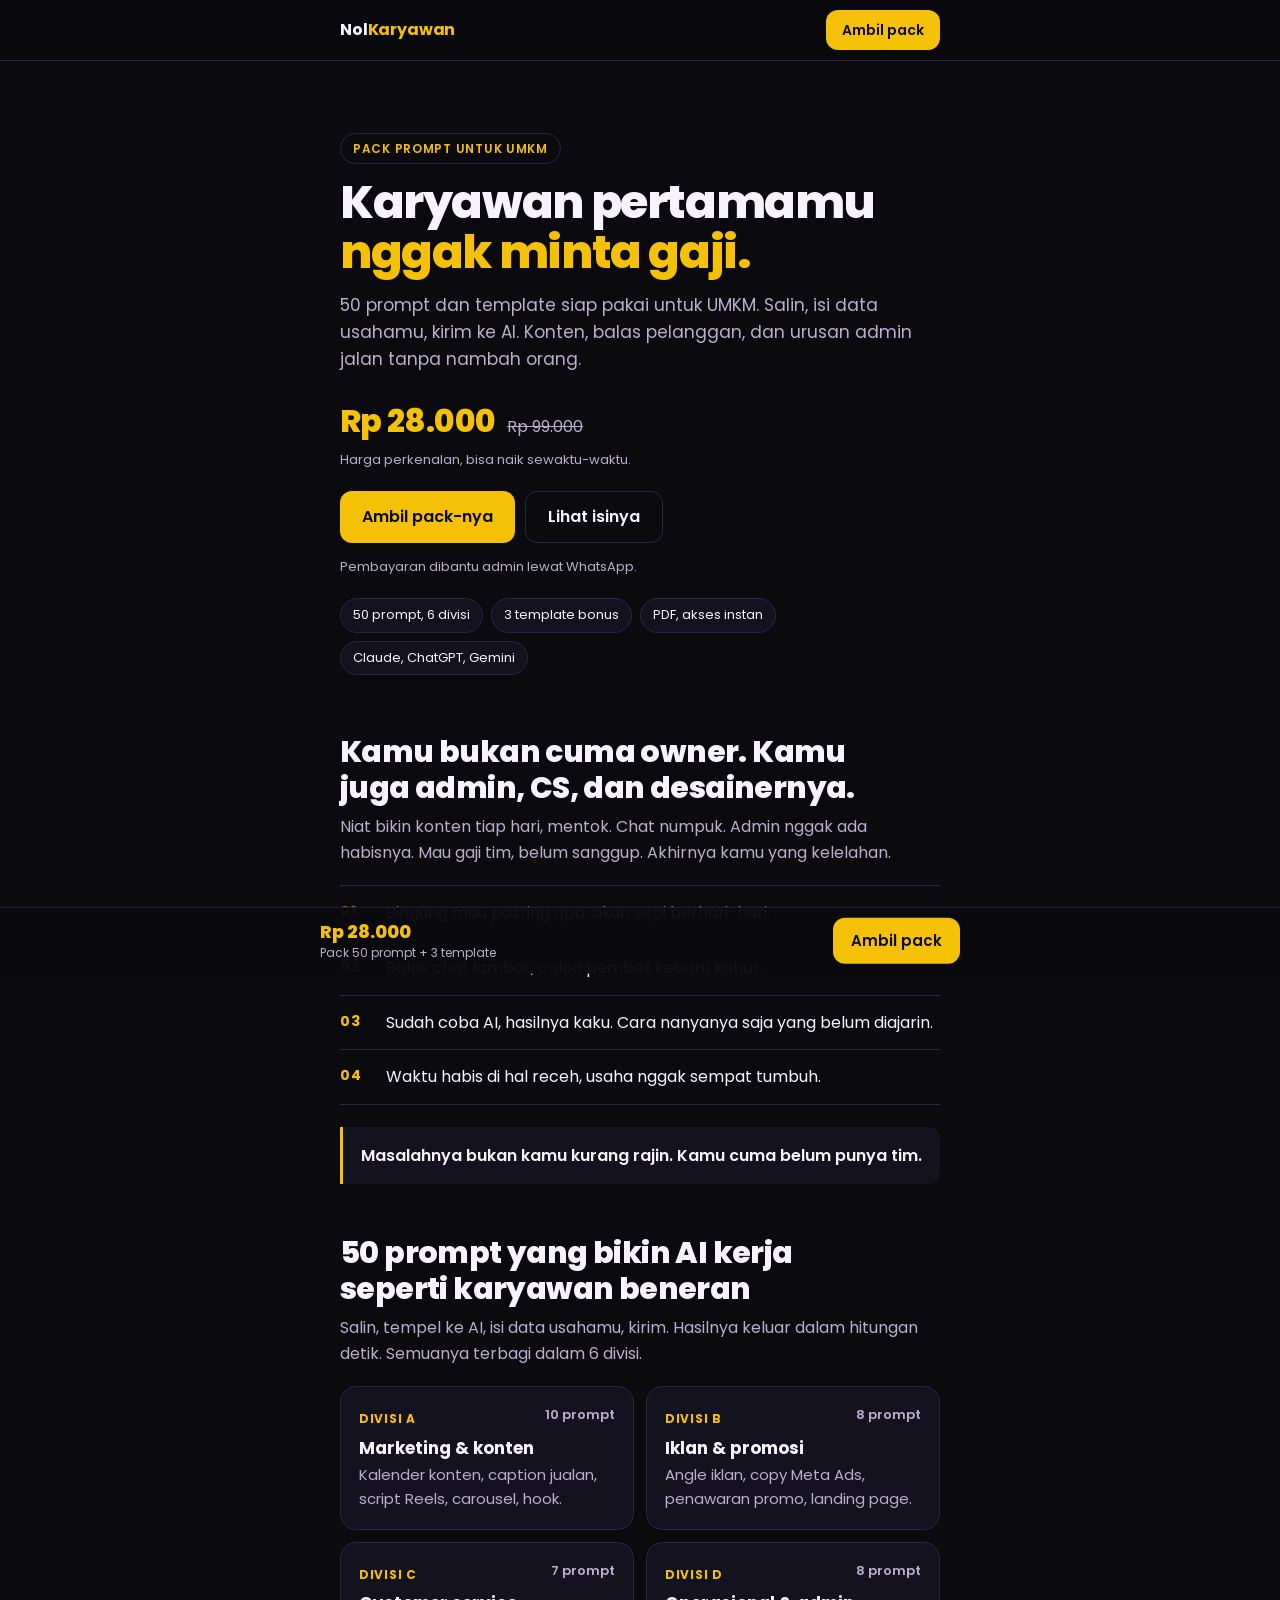
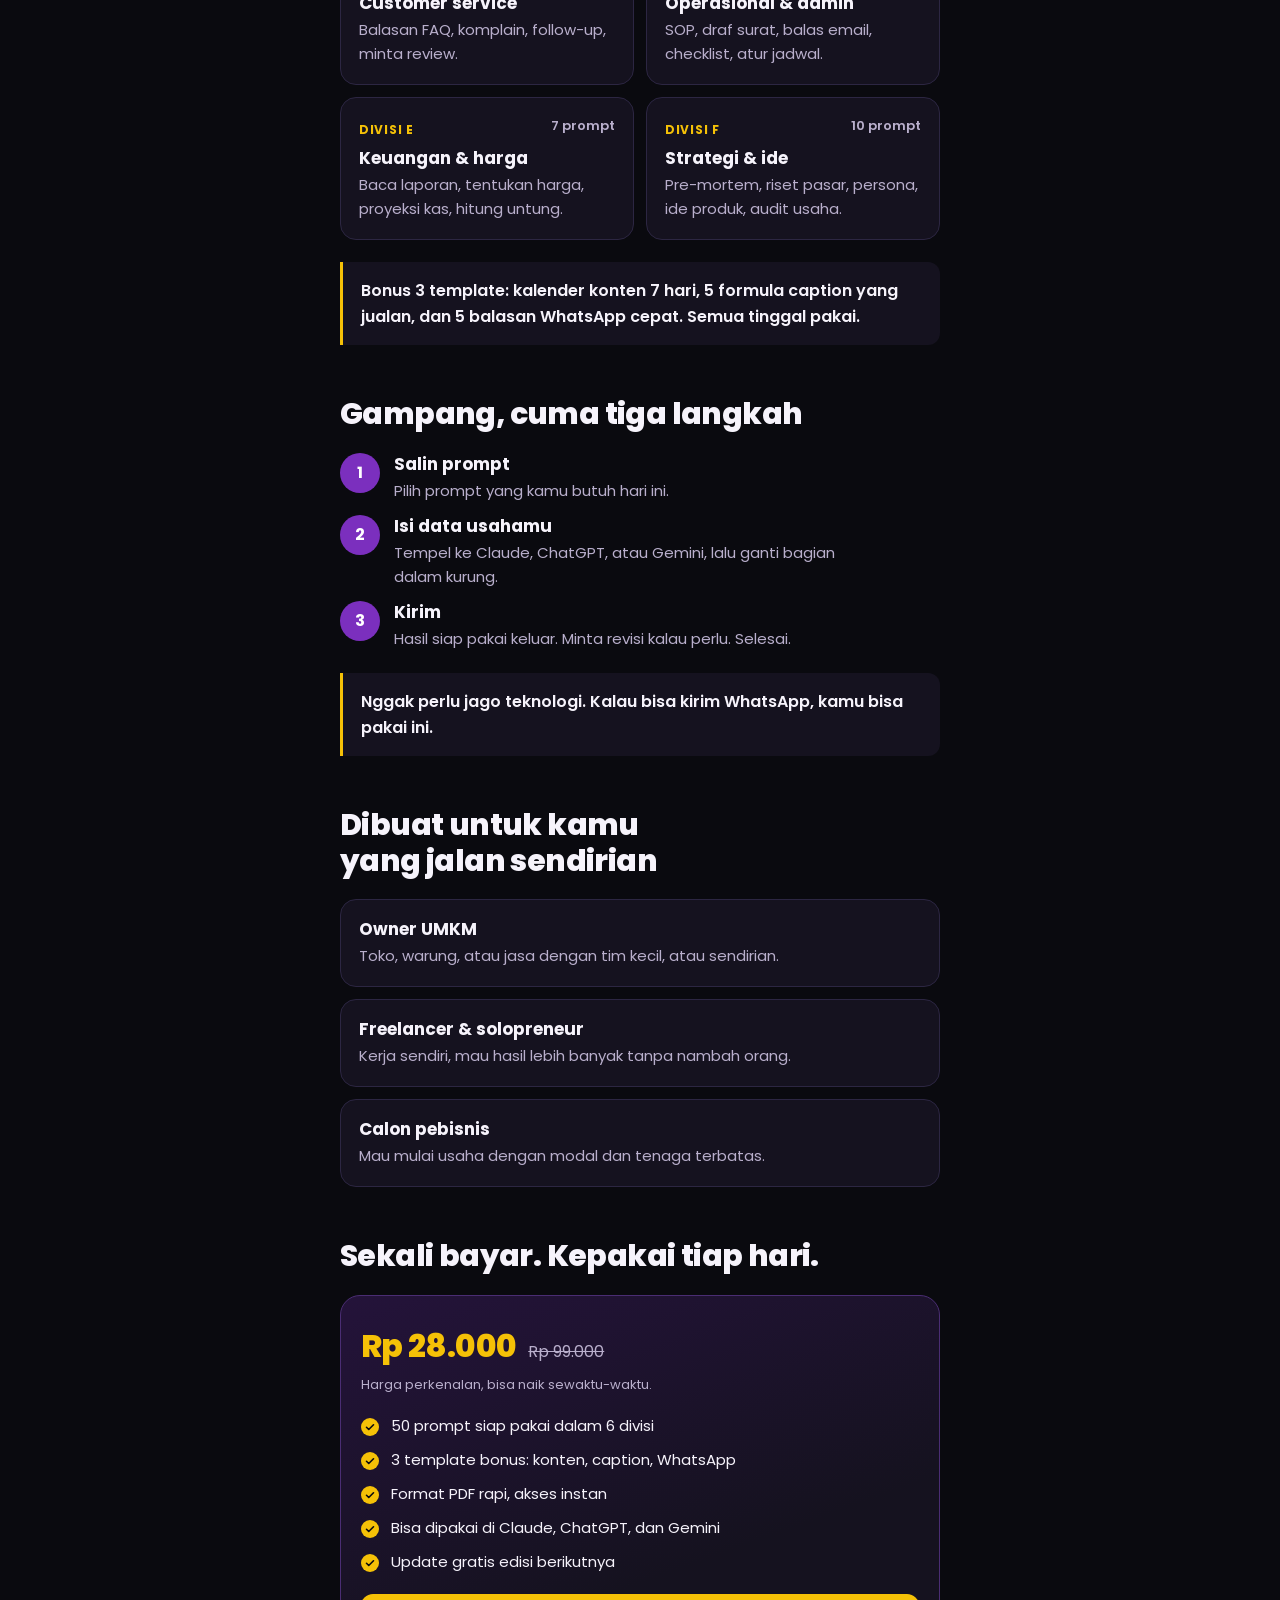
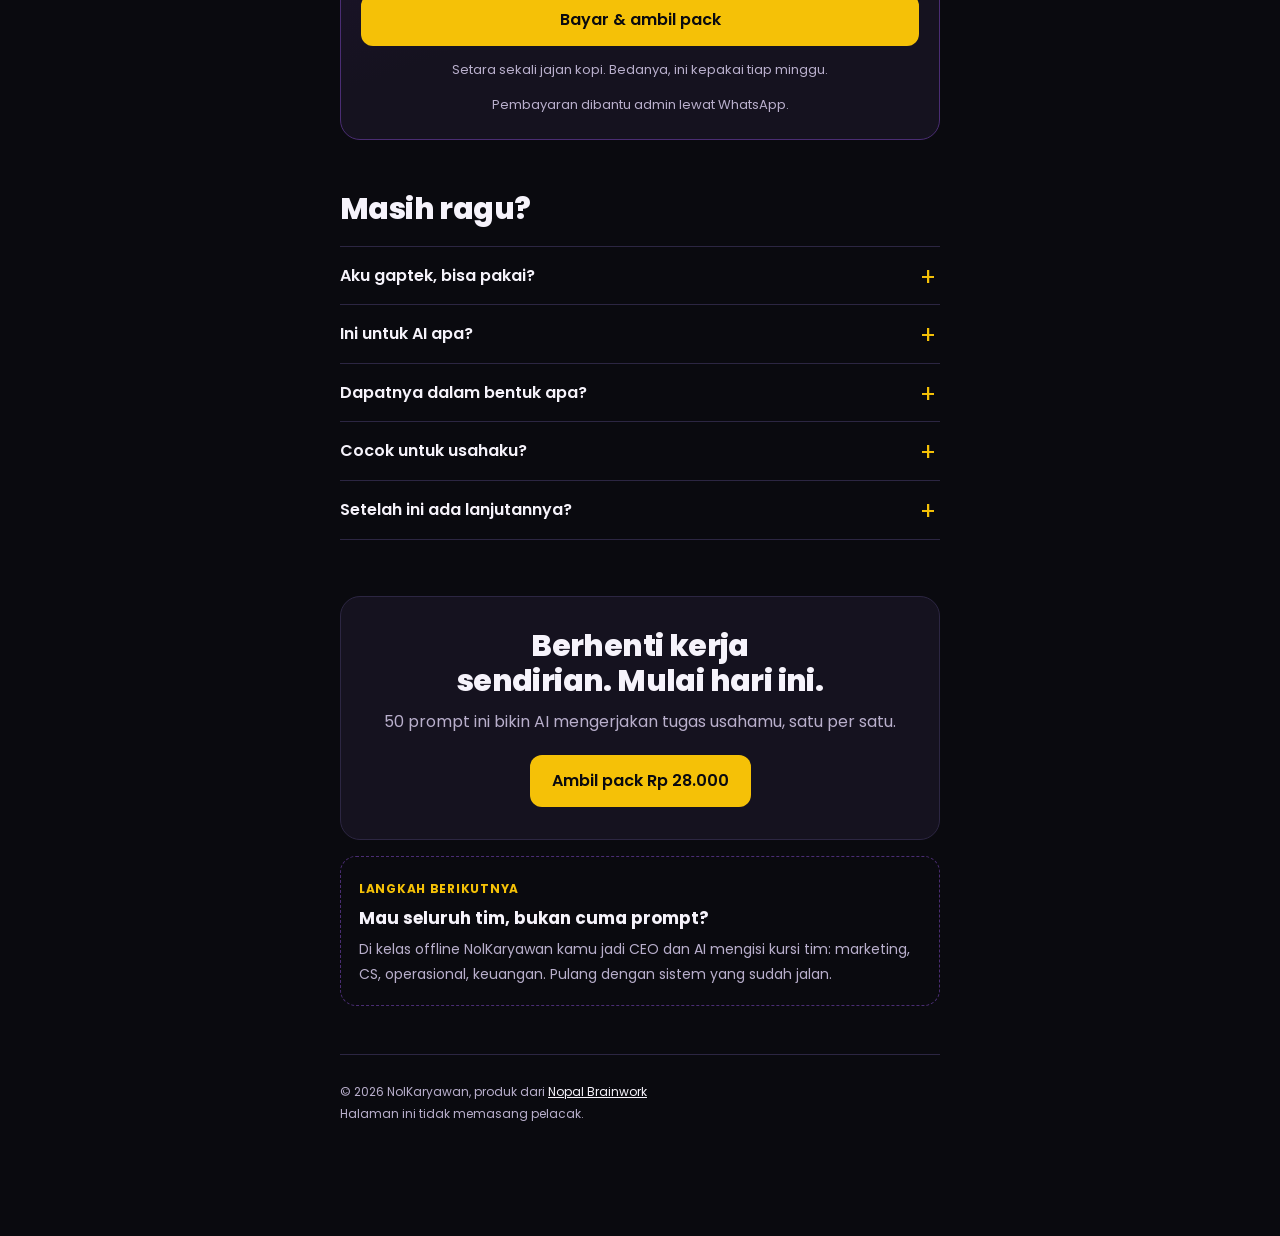
<file: pack-prompt/index.html>
<!doctype html>
<html lang="id">
<head>
<meta charset="utf-8">
<meta name="viewport" content="width=device-width, initial-scale=1, viewport-fit=cover">
<title>Pack 50 Prompt AI + Template UMKM | NolKaryawan</title>
<meta name="description" content="50 prompt AI siap pakai untuk UMKM: konten, iklan, balas pelanggan, admin, keuangan, dan strategi. Plus 3 template bonus. Rp 28.000, akses instan.">
<link rel="canonical" href="https://brainwork-cloud.github.io/pack-prompt/">
<meta property="og:type" content="product">
<meta property="og:site_name" content="NolKaryawan">
<meta property="og:title" content="Karyawan pertamamu nggak minta gaji: Pack 50 Prompt AI untuk UMKM">
<meta property="og:description" content="Salin, isi data usahamu, kirim ke AI. Konten, balas pelanggan, dan admin jalan tanpa nambah orang. Rp 28.000.">
<meta property="og:url" content="https://brainwork-cloud.github.io/pack-prompt/">
<meta property="og:image" content="https://brainwork-cloud.github.io/pack-prompt/og.png">
<meta property="og:image:width" content="1200">
<meta property="og:image:height" content="630">
<meta property="og:locale" content="id_ID">
<meta name="twitter:card" content="summary_large_image">
<meta name="theme-color" content="#0A0A0F">
<link rel="icon" href="../favicon.png" type="image/png">
<link rel="apple-touch-icon" href="../apple-touch-icon.png">
<link rel="preconnect" href="https://fonts.googleapis.com">
<link rel="preconnect" href="https://fonts.gstatic.com" crossorigin>
<link rel="stylesheet" href="https://fonts.googleapis.com/css2?family=Poppins:wght@400;500;600;700;800&display=swap">
<link rel="stylesheet" href="../aset/lp.css">
<script type="application/ld+json">
{
  "@context": "https://schema.org",
  "@type": "Product",
  "name": "Pack 50 Prompt AI + Template UMKM",
  "brand": { "@type": "Brand", "name": "NolKaryawan" },
  "description": "50 prompt AI siap pakai dalam 6 divisi (marketing, iklan, customer service, operasional, keuangan, strategi) plus 3 template bonus, format PDF.",
  "offers": {
    "@type": "Offer",
    "price": "28000",
    "priceCurrency": "IDR",
    "availability": "https://schema.org/InStock",
    "url": "https://brainwork-cloud.github.io/pack-prompt/"
  }
}
</script>
<script>
  // PENGATURAN HALAMAN
  // checkout: tempel link checkout Scalev di sini (https://...). Selama kosong, tombol beli membuka WhatsApp admin.
  window.LP = { checkout: "", pixel: "", produk: "pack-prompt" };
</script>
</head>
<body>
<header class="bar">
  <div class="wrap">
    <a class="merek" href="#atas">Nol<span>Karyawan</span></a>
    <a class="btn btn-emas" href="https://wa.me/6285158666066?text=Halo%20Kak%20Nazwa%2C%20aku%20mau%20beli%20Pack%2050%20Prompt%20AI%20%2B%20Template%20UMKM%20(Rp%2028.000)." data-checkout>Ambil pack</a>
  </div>
</header>

<main class="wrap" id="atas">
  <section class="hero">
    <p class="alis">Pack prompt untuk UMKM</p>
    <h1>Karyawan pertamamu <em>nggak minta gaji.</em></h1>
    <p class="lead">50 prompt dan template siap pakai untuk UMKM. Salin, isi data usahamu, kirim ke AI. Konten, balas pelanggan, dan urusan admin jalan tanpa nambah orang.</p>
    <p class="harga-hero"><b>Rp 28.000</b><s>Rp 99.000</s><small>Harga perkenalan, bisa naik sewaktu-waktu.</small></p>
    <div class="aksi">
      <a class="btn btn-emas" id="cta-utama" href="https://wa.me/6285158666066?text=Halo%20Kak%20Nazwa%2C%20aku%20mau%20beli%20Pack%2050%20Prompt%20AI%20%2B%20Template%20UMKM%20(Rp%2028.000)." data-checkout>Ambil pack-nya</a>
      <a class="btn btn-garis" href="#isi">Lihat isinya</a>
    </div>
    <p class="catatan" style="text-align:left" data-wa-saja>Pembayaran dibantu admin lewat WhatsApp.</p>
    <ul class="poin">
      <li>50 prompt, 6 divisi</li>
      <li>3 template bonus</li>
      <li>PDF, akses instan</li>
      <li>Claude, ChatGPT, Gemini</li>
    </ul>
  </section>

  <section aria-labelledby="judul-masalah">
    <h2 id="judul-masalah">Kamu bukan cuma owner. Kamu juga admin, CS, dan desainernya.</h2>
    <p class="sub">Niat bikin konten tiap hari, mentok. Chat numpuk. Admin nggak ada habisnya. Mau gaji tim, belum sanggup. Akhirnya kamu yang kelelahan.</p>
    <ol class="masalah">
      <li>Bingung mau posting apa, akun sepi berhari-hari.</li>
      <li>Balas chat lambat, calon pembeli keburu kabur.</li>
      <li>Sudah coba AI, hasilnya kaku. Cara nanyanya saja yang belum diajarin.</li>
      <li>Waktu habis di hal receh, usaha nggak sempat tumbuh.</li>
    </ol>
    <p class="tegas">Masalahnya bukan kamu kurang rajin. Kamu cuma belum punya tim.</p>
  </section>

  <section id="isi" aria-labelledby="judul-isi">
    <h2 id="judul-isi">50 prompt yang bikin AI kerja seperti karyawan beneran</h2>
    <p class="sub">Salin, tempel ke AI, isi data usahamu, kirim. Hasilnya keluar dalam hitungan detik. Semuanya terbagi dalam 6 divisi.</p>
    <div class="kartu dua">
      <div class="k"><span class="jml">10 prompt</span><span class="tag">Divisi A</span><h3>Marketing &amp; konten</h3><p>Kalender konten, caption jualan, script Reels, carousel, hook.</p></div>
      <div class="k"><span class="jml">8 prompt</span><span class="tag">Divisi B</span><h3>Iklan &amp; promosi</h3><p>Angle iklan, copy Meta Ads, penawaran promo, landing page.</p></div>
      <div class="k"><span class="jml">7 prompt</span><span class="tag">Divisi C</span><h3>Customer service</h3><p>Balasan FAQ, komplain, follow-up, minta review.</p></div>
      <div class="k"><span class="jml">8 prompt</span><span class="tag">Divisi D</span><h3>Operasional &amp; admin</h3><p>SOP, draf surat, balas email, checklist, atur jadwal.</p></div>
      <div class="k"><span class="jml">7 prompt</span><span class="tag">Divisi E</span><h3>Keuangan &amp; harga</h3><p>Baca laporan, tentukan harga, proyeksi kas, hitung untung.</p></div>
      <div class="k"><span class="jml">10 prompt</span><span class="tag">Divisi F</span><h3>Strategi &amp; ide</h3><p>Pre-mortem, riset pasar, persona, ide produk, audit usaha.</p></div>
    </div>
    <p class="tegas">Bonus 3 template: kalender konten 7 hari, 5 formula caption yang jualan, dan 5 balasan WhatsApp cepat. Semua tinggal pakai.</p>
  </section>

  <section aria-labelledby="judul-cara">
    <h2 id="judul-cara">Gampang, cuma tiga langkah</h2>
    <ol class="langkah">
      <li><span class="no">1</span><div><h3>Salin prompt</h3><p>Pilih prompt yang kamu butuh hari ini.</p></div></li>
      <li><span class="no">2</span><div><h3>Isi data usahamu</h3><p>Tempel ke Claude, ChatGPT, atau Gemini, lalu ganti bagian dalam kurung.</p></div></li>
      <li><span class="no">3</span><div><h3>Kirim</h3><p>Hasil siap pakai keluar. Minta revisi kalau perlu. Selesai.</p></div></li>
    </ol>
    <p class="tegas">Nggak perlu jago teknologi. Kalau bisa kirim WhatsApp, kamu bisa pakai ini.</p>
  </section>

  <section aria-labelledby="judul-siapa">
    <h2 id="judul-siapa">Dibuat untuk kamu yang jalan sendirian</h2>
    <div class="kartu">
      <div class="k"><h3>Owner UMKM</h3><p>Toko, warung, atau jasa dengan tim kecil, atau sendirian.</p></div>
      <div class="k"><h3>Freelancer &amp; solopreneur</h3><p>Kerja sendiri, mau hasil lebih banyak tanpa nambah orang.</p></div>
      <div class="k"><h3>Calon pebisnis</h3><p>Mau mulai usaha dengan modal dan tenaga terbatas.</p></div>
    </div>
  </section>

  <section id="beli" aria-labelledby="judul-beli">
    <h2 id="judul-beli">Sekali bayar. Kepakai tiap hari.</h2>
    <div class="tawaran">
      <p class="harga-hero"><b>Rp 28.000</b><s>Rp 99.000</s><small>Harga perkenalan, bisa naik sewaktu-waktu.</small></p>
      <ul class="cek">
        <li>50 prompt siap pakai dalam 6 divisi</li>
        <li>3 template bonus: konten, caption, WhatsApp</li>
        <li>Format PDF rapi, akses instan</li>
        <li>Bisa dipakai di Claude, ChatGPT, dan Gemini</li>
        <li>Update gratis edisi berikutnya</li>
      </ul>
      <div class="aksi"><a class="btn btn-emas btn-lebar" href="https://wa.me/6285158666066?text=Halo%20Kak%20Nazwa%2C%20aku%20mau%20beli%20Pack%2050%20Prompt%20AI%20%2B%20Template%20UMKM%20(Rp%2028.000)." data-checkout>Bayar &amp; ambil pack</a></div>
      <p class="catatan">Setara sekali jajan kopi. Bedanya, ini kepakai tiap minggu.</p>
      <p class="catatan" data-wa-saja>Pembayaran dibantu admin lewat WhatsApp.</p>
    </div>
  </section>

  <section aria-labelledby="judul-faq">
    <h2 id="judul-faq">Masih ragu?</h2>
    <div class="faq">
      <details><summary>Aku gaptek, bisa pakai?</summary><p>Bisa. Tinggal salin-tempel dan ganti isi kurung. Kalau bisa kirim chat dan buka PDF, kamu bisa pakai pack ini.</p></details>
      <details><summary>Ini untuk AI apa?</summary><p>Claude, ChatGPT, Gemini, atau AI teks lainnya. Promptnya universal.</p></details>
      <details><summary>Dapatnya dalam bentuk apa?</summary><p>File PDF yang langsung bisa kamu buka dan pakai setelah pembayaran.</p></details>
      <details><summary>Cocok untuk usahaku?</summary><p>Promptnya pakai kurung yang kamu isi sesuai usahamu. Cocok untuk toko, jasa, online shop, F&amp;B, dan banyak jenis usaha lain.</p></details>
      <details><summary>Setelah ini ada lanjutannya?</summary><p>Ada. Kalau kamu mau bukan cuma prompt, tapi seluruh sistem AI untuk bisnismu, ada kelas offline NolKaryawan. Lihat di bawah.</p></details>
    </div>
  </section>

  <div class="akhir">
    <h2>Berhenti kerja sendirian. Mulai hari ini.</h2>
    <p class="sub">50 prompt ini bikin AI mengerjakan tugas usahamu, satu per satu.</p>
    <div class="aksi"><a class="btn btn-emas" href="https://wa.me/6285158666066?text=Halo%20Kak%20Nazwa%2C%20aku%20mau%20beli%20Pack%2050%20Prompt%20AI%20%2B%20Template%20UMKM%20(Rp%2028.000)." data-checkout>Ambil pack Rp 28.000</a></div>
  </div>

  <a class="lanjut" href="../nolkaryawan/">
    <small>Langkah berikutnya</small>
    <b>Mau seluruh tim, bukan cuma prompt?</b>
    <span>Di kelas offline NolKaryawan kamu jadi CEO dan AI mengisi kursi tim: marketing, CS, operasional, keuangan. Pulang dengan sistem yang sudah jalan.</span>
  </a>

  <footer>
    <p>&copy; 2026 NolKaryawan, produk dari <a href="../">Nopal Brainwork</a></p>
    <p id="privasi">Halaman ini tidak memasang pelacak.</p>
  </footer>
</main>

<div class="lekat" aria-hidden="false">
  <div class="wrap">
    <span class="h"><b>Rp 28.000</b><small>Pack 50 prompt + 3 template</small></span>
    <a class="btn btn-emas" href="https://wa.me/6285158666066?text=Halo%20Kak%20Nazwa%2C%20aku%20mau%20beli%20Pack%2050%20Prompt%20AI%20%2B%20Template%20UMKM%20(Rp%2028.000)." data-checkout>Ambil pack</a>
  </div>
</div>
<script src="../aset/lp.js"></script>
</body>
</html>
</file>
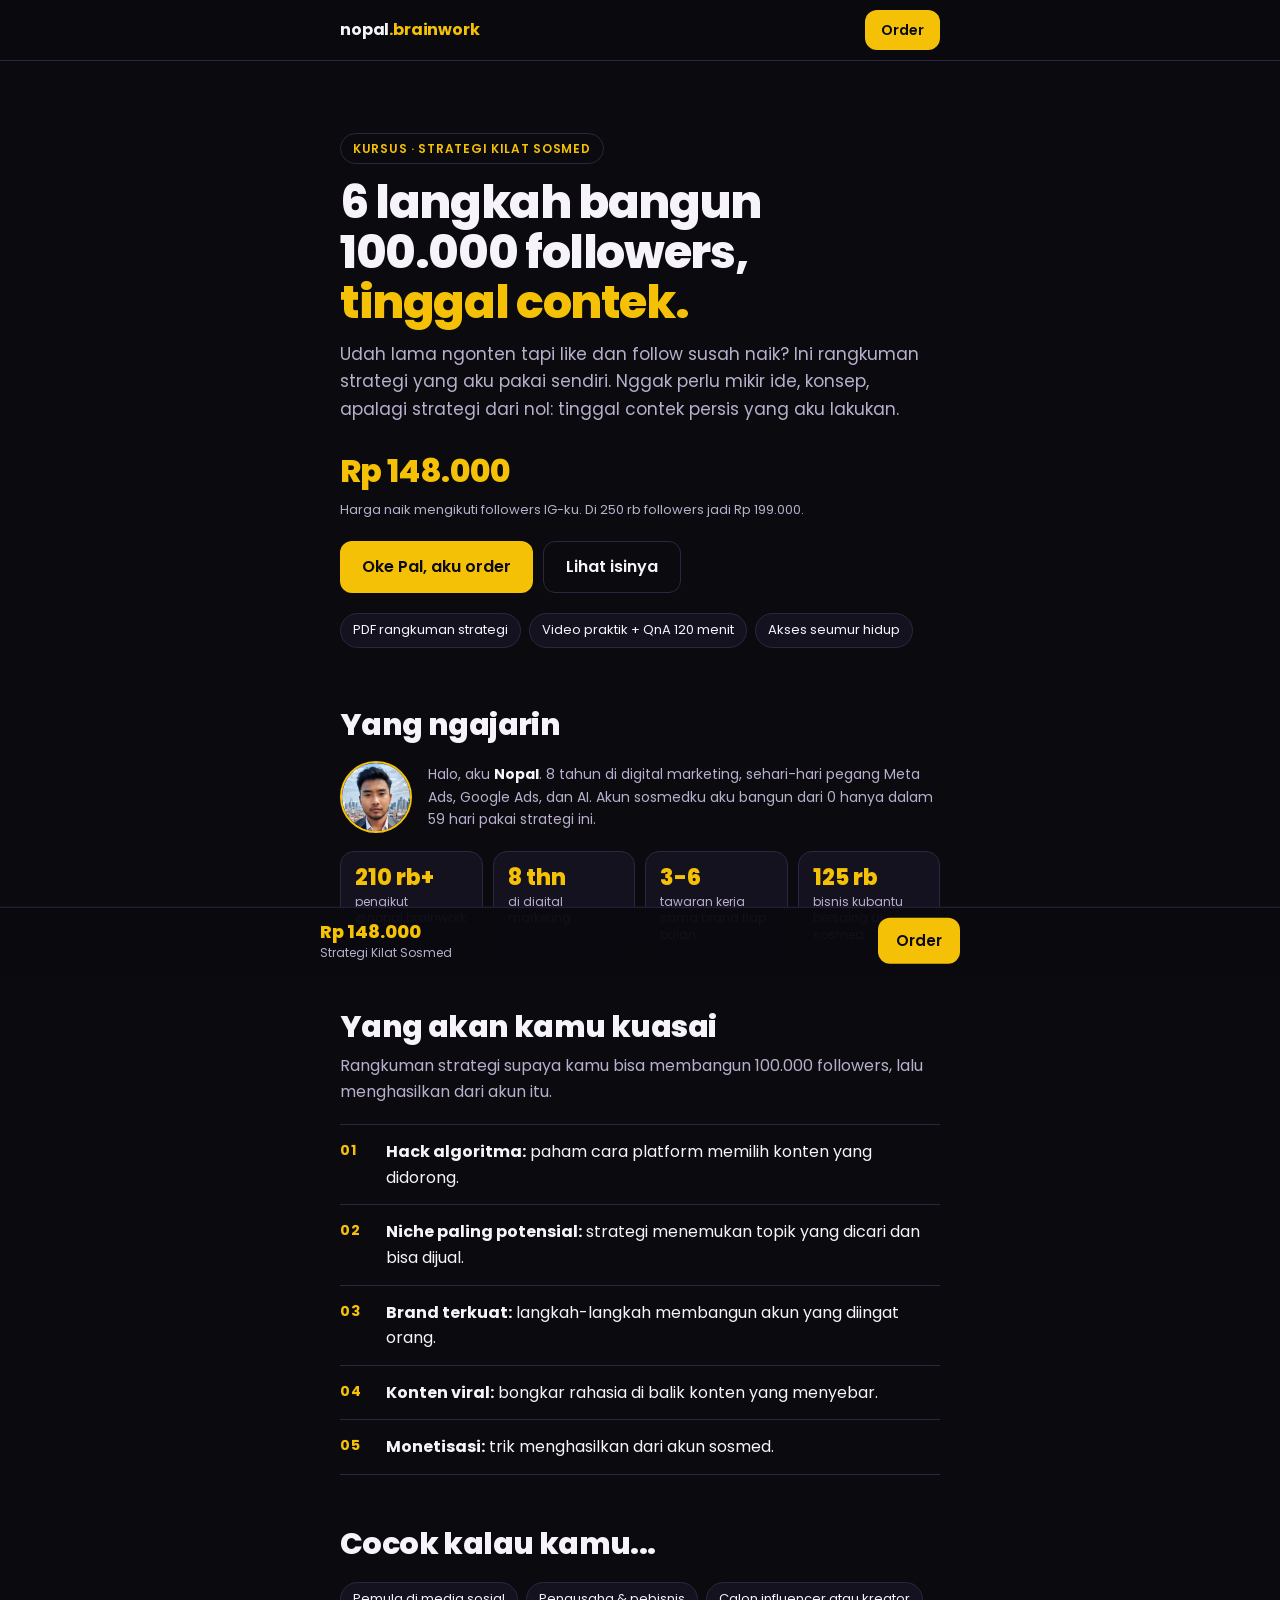
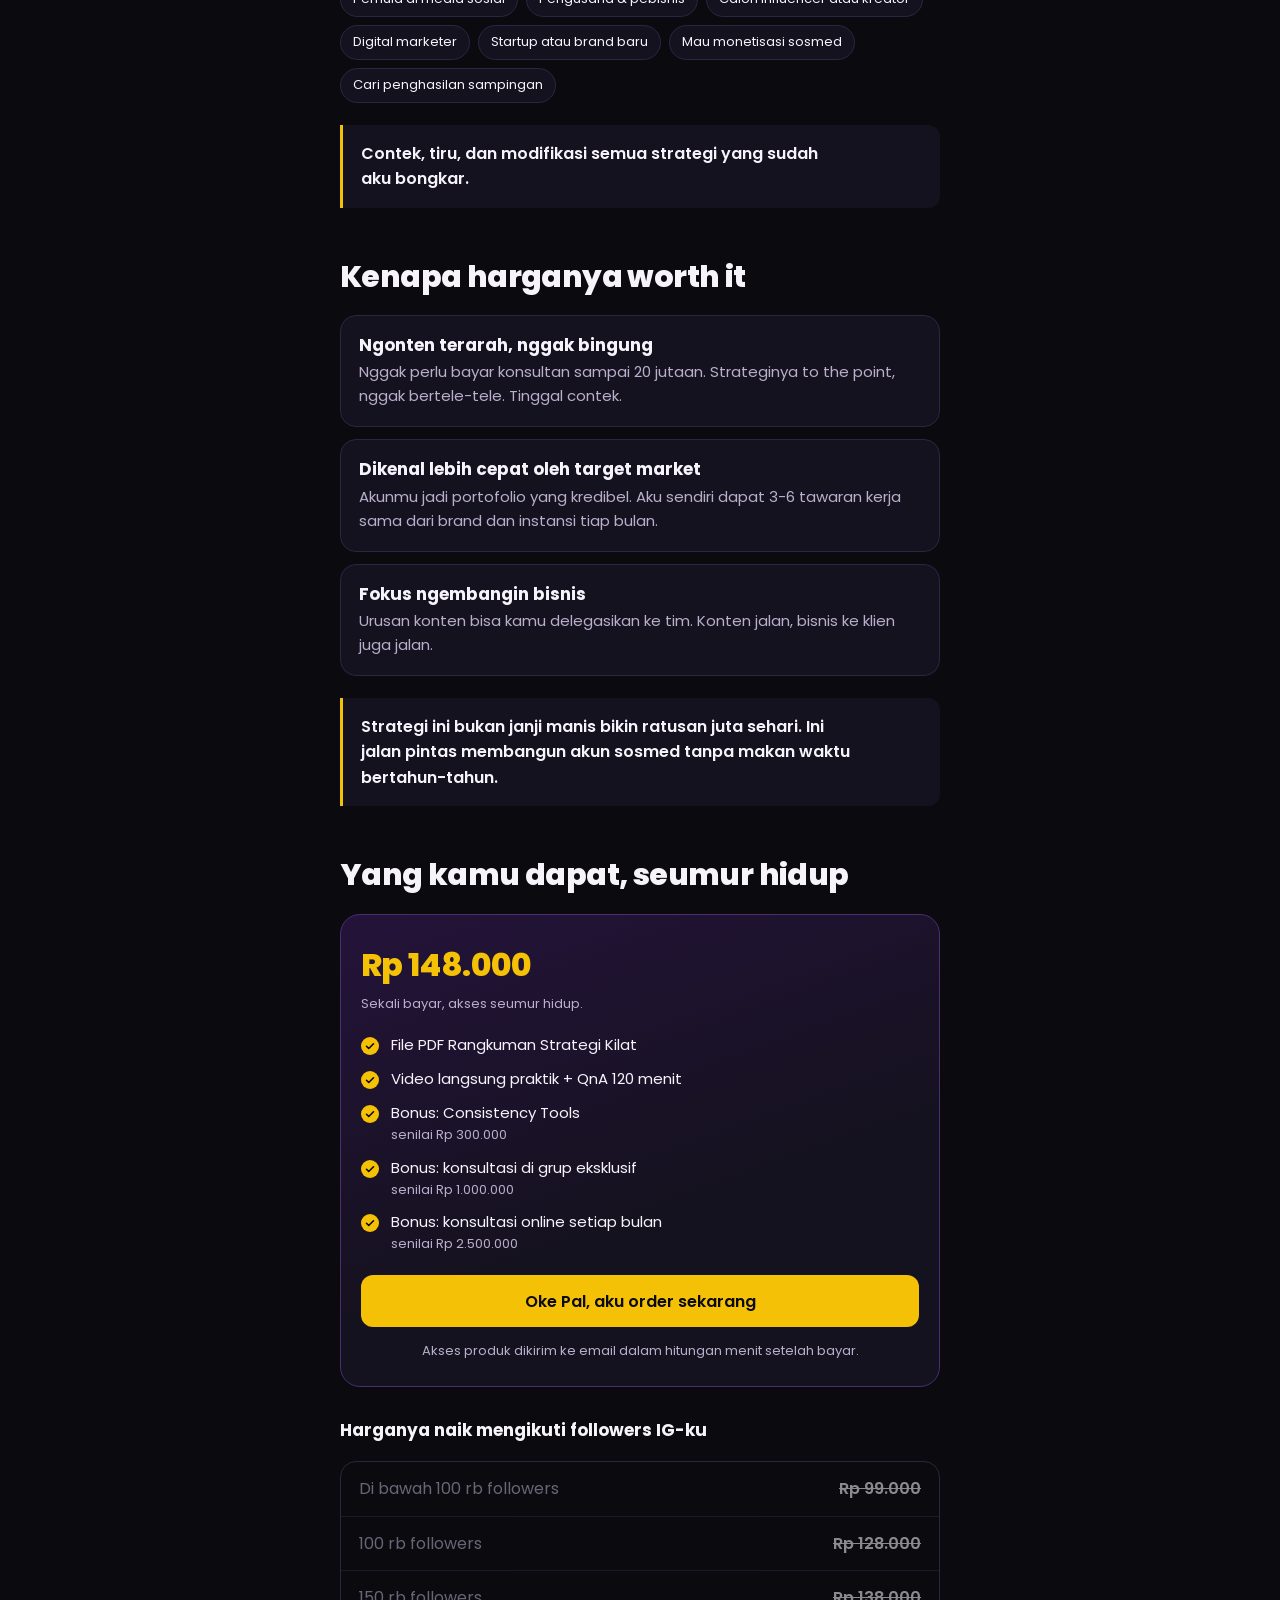
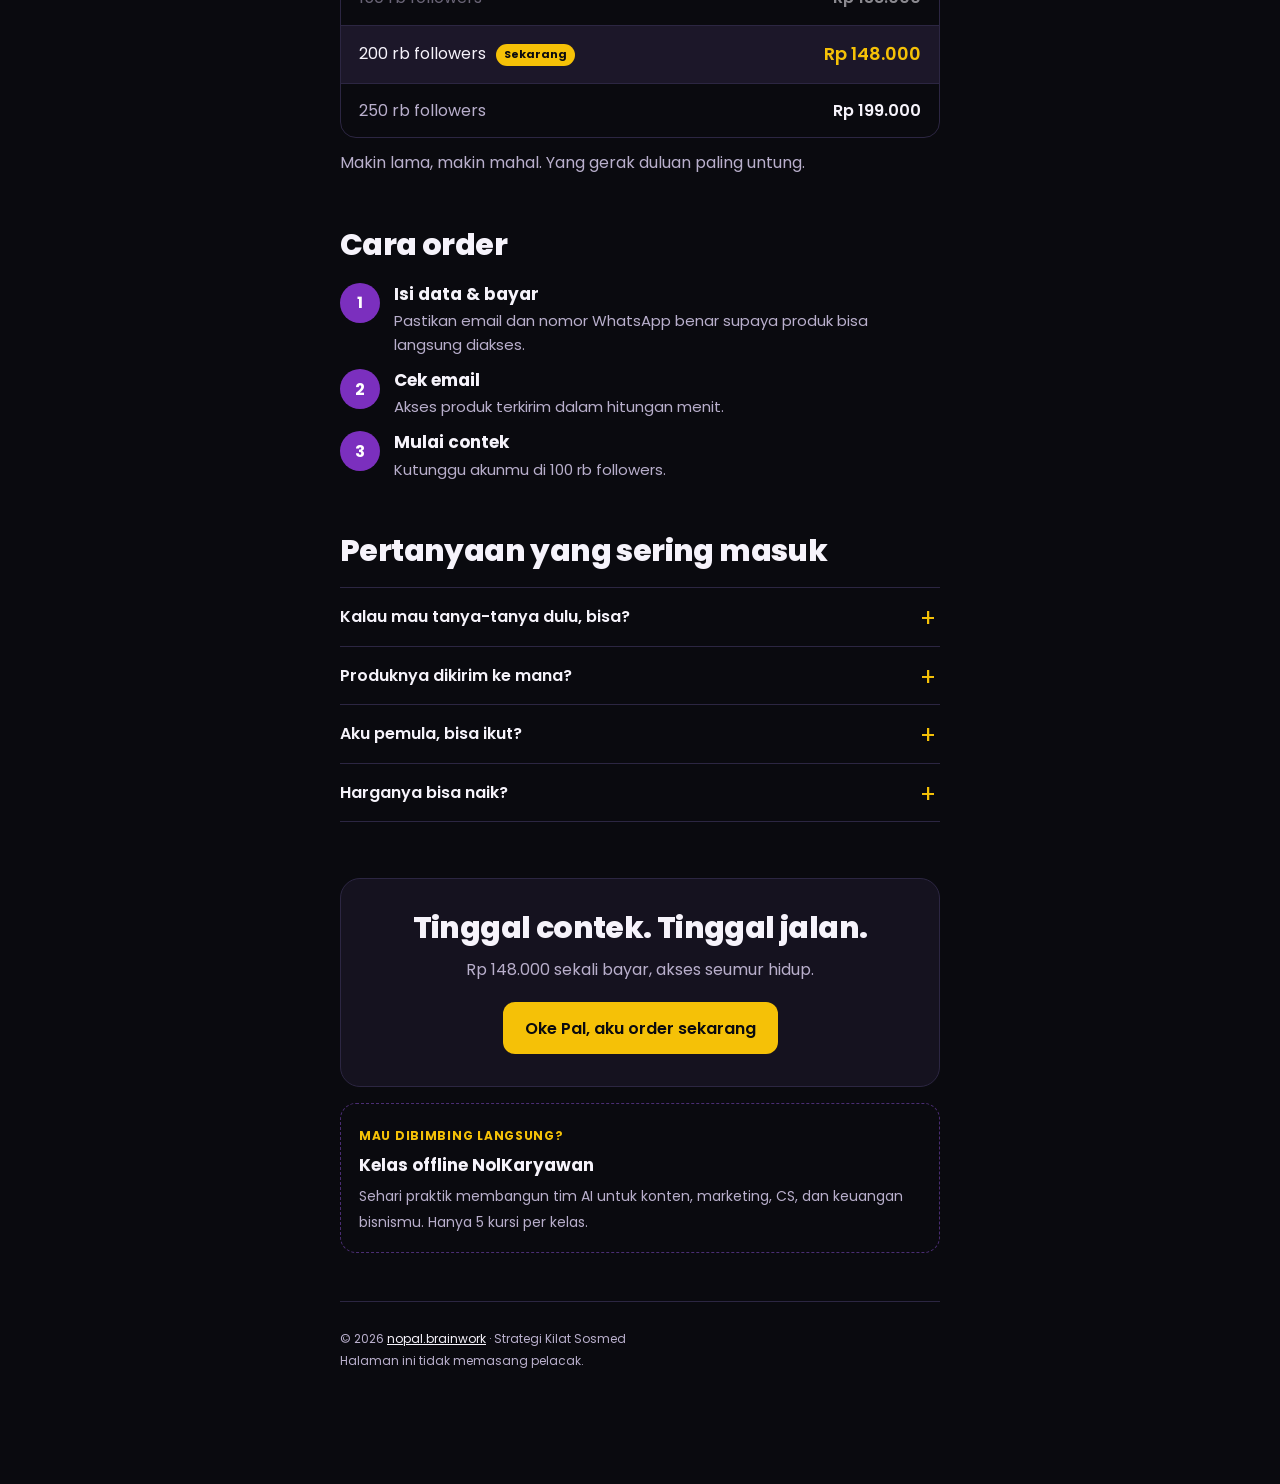
<file: strategi-kilat/index.html>
<!doctype html>
<html lang="id">
<head>
<meta charset="utf-8">
<meta name="viewport" content="width=device-width, initial-scale=1, viewport-fit=cover">
<title>Strategi Kilat Sosmed: 6 Langkah Bangun 100.000 Followers | nopal.brainwork</title>
<meta name="description" content="Rangkuman strategi Nopal Brainwork membangun akun sosmed: algoritma, niche, brand, konten viral, dan monetisasi. PDF + video praktik 120 menit, akses seumur hidup. Rp 148.000.">
<link rel="canonical" href="https://brainwork-cloud.github.io/strategi-kilat/">
<meta property="og:type" content="product">
<meta property="og:site_name" content="nopal.brainwork">
<meta property="og:title" content="Strategi Kilat Sosmed: 6 langkah bangun 100.000 followers">
<meta property="og:description" content="Tinggal contek strategi yang aku pakai sendiri. PDF + video praktik 120 menit + bonus konsultasi. Rp 148.000.">
<meta property="og:url" content="https://brainwork-cloud.github.io/strategi-kilat/">
<meta property="og:image" content="https://brainwork-cloud.github.io/strategi-kilat/og.png">
<meta property="og:image:width" content="1200">
<meta property="og:image:height" content="630">
<meta property="og:locale" content="id_ID">
<meta name="twitter:card" content="summary_large_image">
<meta name="theme-color" content="#0A0A0F">
<link rel="icon" href="../favicon.png" type="image/png">
<link rel="apple-touch-icon" href="../apple-touch-icon.png">
<link rel="preconnect" href="https://fonts.googleapis.com">
<link rel="preconnect" href="https://fonts.gstatic.com" crossorigin>
<link rel="stylesheet" href="https://fonts.googleapis.com/css2?family=Poppins:wght@400;500;600;700;800&display=swap">
<link rel="stylesheet" href="../aset/lp.css">
<script type="application/ld+json">
{
  "@context": "https://schema.org",
  "@type": "Product",
  "name": "Strategi Kilat Sosmed: 6 Langkah Bangun 100.000 Followers",
  "brand": { "@type": "Brand", "name": "nopal.brainwork" },
  "description": "File PDF Rangkuman Strategi Kilat dan video praktik + QnA 120 menit, akses seumur hidup, dengan bonus konsultasi.",
  "offers": {
    "@type": "Offer",
    "price": "148000",
    "priceCurrency": "IDR",
    "availability": "https://schema.org/InStock",
    "url": "https://brainwork-cloud.github.io/strategi-kilat/"
  }
}
</script>
<script>
  // PENGATURAN HALAMAN: link checkout Scalev (UTM dari link bio ikut diteruskan otomatis).
  window.LP = { checkout: "https://nopal.myscalev.com/checkout-ec01", pixel: "", produk: "strategi-kilat" };
</script>
</head>
<body>
<header class="bar">
  <div class="wrap">
    <a class="merek" href="#atas">nopal<span>.brainwork</span></a>
    <a class="btn btn-emas" href="https://nopal.myscalev.com/checkout-ec01" data-checkout>Order</a>
  </div>
</header>

<main class="wrap" id="atas">
  <section class="hero">
    <p class="alis">Kursus · Strategi Kilat Sosmed</p>
    <h1>6 langkah bangun 100.000 followers, <em>tinggal contek.</em></h1>
    <p class="lead">Udah lama ngonten tapi like dan follow susah naik? Ini rangkuman strategi yang aku pakai sendiri. Nggak perlu mikir ide, konsep, apalagi strategi dari nol: tinggal contek persis yang aku lakukan.</p>
    <p class="harga-hero"><b>Rp 148.000</b><small>Harga naik mengikuti followers IG-ku. Di 250 rb followers jadi Rp 199.000.</small></p>
    <div class="aksi">
      <a class="btn btn-emas" id="cta-utama" href="https://nopal.myscalev.com/checkout-ec01" data-checkout>Oke Pal, aku order</a>
      <a class="btn btn-garis" href="#isi">Lihat isinya</a>
    </div>
    <ul class="poin">
      <li>PDF rangkuman strategi</li>
      <li>Video praktik + QnA 120 menit</li>
      <li>Akses seumur hidup</li>
    </ul>
  </section>

  <section aria-labelledby="judul-pengajar">
    <h2 id="judul-pengajar">Yang ngajarin</h2>
    <div class="pengajar">
      <img src="../foto.jpg" alt="Foto Nopal" width="72" height="72">
      <p>Halo, aku <b style="color:var(--putih)">Nopal</b>. 8 tahun di digital marketing, sehari-hari pegang Meta Ads, Google Ads, dan AI. Akun sosmedku aku bangun dari 0 hanya dalam 59 hari pakai strategi ini.</p>
    </div>
    <div class="angka">
      <div><b>210 rb+</b><span>pengikut @nopal.brainwork</span></div>
      <div><b>8 thn</b><span>di digital marketing</span></div>
      <div><b>3-6</b><span>tawaran kerja sama brand tiap bulan</span></div>
      <div><b>125 rb</b><span>bisnis kubantu bersaing di sosmed</span></div>
    </div>
  </section>

  <section id="isi" aria-labelledby="judul-isi">
    <h2 id="judul-isi">Yang akan kamu kuasai</h2>
    <p class="sub">Rangkuman strategi supaya kamu bisa membangun 100.000 followers, lalu menghasilkan dari akun itu.</p>
    <ol class="masalah">
      <li><b>Hack algoritma:</b> paham cara platform memilih konten yang didorong.</li>
      <li><b>Niche paling potensial:</b> strategi menemukan topik yang dicari dan bisa dijual.</li>
      <li><b>Brand terkuat:</b> langkah-langkah membangun akun yang diingat orang.</li>
      <li><b>Konten viral:</b> bongkar rahasia di balik konten yang menyebar.</li>
      <li><b>Monetisasi:</b> trik menghasilkan dari akun sosmed.</li>
    </ol>
  </section>

  <section aria-labelledby="judul-cocok">
    <h2 id="judul-cocok">Cocok kalau kamu...</h2>
    <ul class="poin">
      <li>Pemula di media sosial</li>
      <li>Pengusaha &amp; pebisnis</li>
      <li>Calon influencer atau kreator</li>
      <li>Digital marketer</li>
      <li>Startup atau brand baru</li>
      <li>Mau monetisasi sosmed</li>
      <li>Cari penghasilan sampingan</li>
    </ul>
    <p class="tegas">Contek, tiru, dan modifikasi semua strategi yang sudah aku bongkar.</p>
  </section>

  <section aria-labelledby="judul-worth">
    <h2 id="judul-worth">Kenapa harganya worth it</h2>
    <div class="kartu">
      <div class="k"><h3>Ngonten terarah, nggak bingung</h3><p>Nggak perlu bayar konsultan sampai 20 jutaan. Strateginya to the point, nggak bertele-tele. Tinggal contek.</p></div>
      <div class="k"><h3>Dikenal lebih cepat oleh target market</h3><p>Akunmu jadi portofolio yang kredibel. Aku sendiri dapat 3-6 tawaran kerja sama dari brand dan instansi tiap bulan.</p></div>
      <div class="k"><h3>Fokus ngembangin bisnis</h3><p>Urusan konten bisa kamu delegasikan ke tim. Konten jalan, bisnis ke klien juga jalan.</p></div>
    </div>
    <p class="tegas">Strategi ini bukan janji manis bikin ratusan juta sehari. Ini jalan pintas membangun akun sosmed tanpa makan waktu bertahun-tahun.</p>
  </section>

  <section id="beli" aria-labelledby="judul-beli">
    <h2 id="judul-beli">Yang kamu dapat, seumur hidup</h2>
    <div class="tawaran">
      <p class="harga-hero"><b>Rp 148.000</b><small>Sekali bayar, akses seumur hidup.</small></p>
      <ul class="cek">
        <li>File PDF Rangkuman Strategi Kilat</li>
        <li>Video langsung praktik + QnA 120 menit</li>
        <li>Bonus: Consistency Tools<small>senilai Rp 300.000</small></li>
        <li>Bonus: konsultasi di grup eksklusif<small>senilai Rp 1.000.000</small></li>
        <li>Bonus: konsultasi online setiap bulan<small>senilai Rp 2.500.000</small></li>
      </ul>
      <div class="aksi"><a class="btn btn-emas btn-lebar" href="https://nopal.myscalev.com/checkout-ec01" data-checkout>Oke Pal, aku order sekarang</a></div>
      <p class="catatan">Akses produk dikirim ke email dalam hitungan menit setelah bayar.</p>
    </div>

    <h3 style="margin-top:32px">Harganya naik mengikuti followers IG-ku</h3>
    <ul class="tangga-harga">
      <li class="lewat"><span>Di bawah 100 rb followers</span><b>Rp 99.000</b></li>
      <li class="lewat"><span>100 rb followers</span><b>Rp 128.000</b></li>
      <li class="lewat"><span>150 rb followers</span><b>Rp 138.000</b></li>
      <li class="kini"><span>200 rb followers <span class="lencana">Sekarang</span></span><b>Rp 148.000</b></li>
      <li><span>250 rb followers</span><b>Rp 199.000</b></li>
    </ul>
    <p class="sub" style="margin-top:12px">Makin lama, makin mahal. Yang gerak duluan paling untung.</p>
  </section>

  <section aria-labelledby="judul-order">
    <h2 id="judul-order">Cara order</h2>
    <ol class="langkah">
      <li><span class="no">1</span><div><h3>Isi data &amp; bayar</h3><p>Pastikan email dan nomor WhatsApp benar supaya produk bisa langsung diakses.</p></div></li>
      <li><span class="no">2</span><div><h3>Cek email</h3><p>Akses produk terkirim dalam hitungan menit.</p></div></li>
      <li><span class="no">3</span><div><h3>Mulai contek</h3><p>Kutunggu akunmu di 100 rb followers.</p></div></li>
    </ol>
  </section>

  <section aria-labelledby="judul-faq">
    <h2 id="judul-faq">Pertanyaan yang sering masuk</h2>
    <div class="faq">
      <details><summary>Kalau mau tanya-tanya dulu, bisa?</summary><p>Bisa. Setelah isi form checkout kamu langsung terhubung ke WhatsApp admin. Mau tanya sebelum order? <a href="https://wa.me/6285158666066?text=Halo%20Kak%20Nazwa%2C%20aku%20mau%20tanya%20soal%20Strategi%20Kilat%20Sosmed." data-lead>Chat admin di sini</a>. Fast response selama jam dan hari kerja.</p></details>
      <details><summary>Produknya dikirim ke mana?</summary><p>Ke email yang kamu isi saat checkout, dalam hitungan menit. Pastikan email dan WhatsApp-mu benar.</p></details>
      <details><summary>Aku pemula, bisa ikut?</summary><p>Bisa. Strateginya runtut dari dasar: algoritma, niche, brand, konten, sampai monetisasi.</p></details>
      <details><summary>Harganya bisa naik?</summary><p>Bisa. Harga naik mengikuti jumlah followers IG-ku. Sekarang Rp 148.000, di 250 rb followers jadi Rp 199.000.</p></details>
    </div>
  </section>

  <div class="akhir">
    <h2>Tinggal contek. Tinggal jalan.</h2>
    <p class="sub">Rp 148.000 sekali bayar, akses seumur hidup.</p>
    <div class="aksi"><a class="btn btn-emas" href="https://nopal.myscalev.com/checkout-ec01" data-checkout>Oke Pal, aku order sekarang</a></div>
  </div>

  <a class="lanjut" href="../nolkaryawan/">
    <small>Mau dibimbing langsung?</small>
    <b>Kelas offline NolKaryawan</b>
    <span>Sehari praktik membangun tim AI untuk konten, marketing, CS, dan keuangan bisnismu. Hanya 5 kursi per kelas.</span>
  </a>

  <footer>
    <p>&copy; 2026 <a href="../">nopal.brainwork</a> · Strategi Kilat Sosmed</p>
    <p id="privasi">Halaman ini tidak memasang pelacak.</p>
  </footer>
</main>

<div class="lekat">
  <div class="wrap">
    <span class="h"><b>Rp 148.000</b><small>Strategi Kilat Sosmed</small></span>
    <a class="btn btn-emas" href="https://nopal.myscalev.com/checkout-ec01" data-checkout>Order</a>
  </div>
</div>
<script src="../aset/lp.js"></script>
</body>
</html>
</file>
<file: aset/lp.css>
/* Gaya bersama landing page produk (Pack Prompt, Strategi Kilat, Kelas NolKaryawan). Warna & font: BRAND.md Brainwork. */
:root {
  --hitam: #0A0A0F;
  --panel: #15121F;
  --panel-2: #1C1729;
  --garis: #2C2642;
  --ungu: #7B2FBE;
  --ungu-terang: #9A55DB;
  --emas: #F5C107;
  --putih: #F6F3FB;
  --redup: #B9AFCC;
}
* { box-sizing: border-box; }
html { -webkit-text-size-adjust: 100%; background: var(--hitam); scroll-behavior: smooth; }
body {
  margin: 0; background: var(--hitam); color: var(--putih);
  font: 400 16px/1.6 "Poppins", system-ui, -apple-system, "Segoe UI", Roboto, sans-serif;
}
a { color: inherit; }
img { max-width: 100%; height: auto; }
.wrap { max-width: 40rem; margin: 0 auto; padding: 0 20px; }

/* Bar atas */
.bar { position: sticky; top: 0; z-index: 10; background: rgba(10, 10, 15, .92); backdrop-filter: blur(8px);
  -webkit-backdrop-filter: blur(8px); border-bottom: 1px solid var(--garis); }
.bar .wrap { display: flex; align-items: center; justify-content: space-between; gap: 12px; min-height: 60px; }
.merek { font-weight: 700; font-size: 16px; text-decoration: none; letter-spacing: -0.01em; }
.merek span { color: var(--emas); }
.bar .btn { min-height: 40px; padding: 0 16px; font-size: 14px; }

/* Hero */
.hero { padding: 40px 0 8px; }
.alis { display: inline-block; margin: 0 0 14px; padding: 5px 12px; border-radius: 999px; border: 1px solid var(--garis);
  color: var(--emas); font-size: 12px; font-weight: 600; letter-spacing: .06em; text-transform: uppercase; }
h1 { margin: 0 0 14px; font-weight: 800; font-size: clamp(32px, 9vw, 46px); line-height: 1.08; letter-spacing: -0.03em;
  text-wrap: balance; }
h1 em { font-style: normal; color: var(--emas); }
.lead { margin: 0; color: var(--redup); font-size: 17px; text-wrap: pretty; }
.harga-hero { display: flex; align-items: baseline; flex-wrap: wrap; gap: 4px 12px; margin: 22px 0 0; }
.harga-hero b { font-size: 32px; font-weight: 800; color: var(--emas); letter-spacing: -0.02em; }
.harga-hero s { color: var(--redup); font-size: 16px; }
.harga-hero small { width: 100%; color: var(--redup); font-size: 13px; }
.aksi { display: flex; flex-wrap: wrap; gap: 10px; margin-top: 20px; }
.poin { list-style: none; margin: 20px 0 0; padding: 0; display: flex; flex-wrap: wrap; gap: 8px; }
.poin li { padding: 6px 12px; border-radius: 999px; background: var(--panel); border: 1px solid var(--garis); font-size: 13px;
  color: var(--putih); }

/* Tombol */
.btn { display: inline-flex; align-items: center; justify-content: center; gap: 8px; min-height: 52px; padding: 0 22px;
  border-radius: 12px; text-decoration: none; font: 600 16px/1.2 "Poppins", sans-serif; text-align: center; cursor: pointer;
  border: 0; }
.btn-emas { background: var(--emas); color: var(--hitam); }
.btn-emas:hover { background: #FFD43B; }
.btn-ungu { background: var(--ungu); color: #fff; }
.btn-ungu:hover { background: var(--ungu-terang); }
.btn-garis { border: 1.5px solid var(--garis); color: var(--putih); background: transparent; }
.btn-garis:hover { border-color: var(--ungu-terang); }
.btn-lebar { width: 100%; }

/* Bagian */
section { padding: 52px 0 0; }
h2 { margin: 0 0 8px; font-size: clamp(24px, 6.4vw, 30px); font-weight: 800; line-height: 1.18; letter-spacing: -0.02em;
  text-wrap: balance; }
h3 { margin: 0 0 4px; font-size: 17px; font-weight: 700; line-height: 1.3; text-wrap: balance; }
.sub { margin: 0; color: var(--redup); font-size: 16px; text-wrap: pretty; }
p { text-wrap: pretty; }
.tegas { margin: 22px 0 0; padding: 16px 18px; border-left: 3px solid var(--emas); background: var(--panel); border-radius: 0 12px 12px 0;
  font-weight: 600; }

/* Daftar masalah bernomor */
.masalah { list-style: none; margin: 20px 0 0; padding: 0; counter-reset: m; }
.masalah li { counter-increment: m; position: relative; padding: 14px 0 14px 46px; border-top: 1px solid var(--garis); color: var(--putih); }
.masalah li:last-child { border-bottom: 1px solid var(--garis); }
.masalah li::before { content: counter(m, decimal-leading-zero); position: absolute; left: 0; top: 14px; color: var(--emas);
  font-weight: 700; font-size: 14px; letter-spacing: .04em; }

/* Kartu */
.kartu { display: grid; gap: 12px; margin-top: 20px; }
@media (min-width: 560px) { .kartu.dua { grid-template-columns: 1fr 1fr; } }
.k { padding: 18px; border-radius: 16px; background: var(--panel); border: 1px solid var(--garis); }
.k p { margin: 0; color: var(--redup); font-size: 15px; }
.k .tag { display: inline-block; margin-bottom: 8px; color: var(--emas); font-size: 12px; font-weight: 700; letter-spacing: .06em;
  text-transform: uppercase; }
.k .jml { float: right; margin-left: 8px; color: var(--redup); font-size: 13px; font-weight: 600; }

/* Langkah */
.langkah { list-style: none; margin: 20px 0 0; padding: 0; display: grid; gap: 12px; }
.langkah li { display: grid; grid-template-columns: 40px 1fr; gap: 14px; align-items: start; }
.langkah .no { width: 40px; height: 40px; border-radius: 50%; display: grid; place-items: center; background: var(--ungu); color: #fff;
  font-weight: 700; }
.langkah p { margin: 0; color: var(--redup); font-size: 15px; }

/* Tabel tangga harga */
.tangga-harga { list-style: none; margin: 20px 0 0; padding: 0; border: 1px solid var(--garis); border-radius: 16px; overflow: hidden; }
.tangga-harga li { display: flex; justify-content: space-between; align-items: center; gap: 12px; padding: 14px 18px;
  border-top: 1px solid var(--garis); color: var(--redup); }
.tangga-harga li:first-child { border-top: 0; }
.tangga-harga li b { color: var(--putih); font-weight: 600; white-space: nowrap; }
.tangga-harga li.kini { background: var(--panel-2); color: var(--putih); }
.tangga-harga li.kini b { color: var(--emas); font-size: 18px; }
.tangga-harga li.lewat { opacity: .55; }
.tangga-harga li.lewat b { text-decoration: line-through; }
.lencana { display: inline-block; margin-left: 6px; padding: 2px 8px; border-radius: 999px; background: var(--emas); color: var(--hitam);
  font-size: 11px; font-weight: 700; vertical-align: middle; }

/* Kotak penawaran */
.tawaran { margin-top: 20px; padding: 24px 20px; border-radius: 20px; background: linear-gradient(160deg, #24133A, var(--panel) 60%);
  border: 1px solid #4A2D73; }
.tawaran .harga-hero { margin-top: 0; }
.cek { list-style: none; margin: 18px 0 0; padding: 0; display: grid; gap: 10px; }
.cek li { position: relative; padding-left: 30px; font-size: 15px; }
.cek li::before { content: ""; position: absolute; left: 0; top: 4px; width: 18px; height: 18px; border-radius: 50%; background: var(--emas)
  url("data:image/svg+xml,%3Csvg xmlns='http://www.w3.org/2000/svg' viewBox='0 0 24 24' fill='none' stroke='%230A0A0F' stroke-width='3.2' stroke-linecap='round' stroke-linejoin='round'%3E%3Cpath d='M5 12.5l4.5 4.5L19 7.5'/%3E%3C/svg%3E") center/12px no-repeat; }
.cek li small { display: block; color: var(--redup); font-size: 13px; }
.catatan { margin: 14px 0 0; color: var(--redup); font-size: 13px; text-align: center; }

/* Pengajar */
.pengajar { display: grid; grid-template-columns: 72px 1fr; gap: 16px; align-items: center; margin-top: 18px; }
.pengajar img { width: 72px; height: 72px; border-radius: 50%; border: 2px solid var(--emas); object-fit: cover; }
.pengajar p { margin: 0; color: var(--redup); font-size: 14px; }
.angka { display: grid; grid-template-columns: repeat(2, 1fr); gap: 10px; margin-top: 18px; }
@media (min-width: 560px) { .angka { grid-template-columns: repeat(4, 1fr); } }
.angka div { padding: 14px; border-radius: 14px; background: var(--panel); border: 1px solid var(--garis); }
.angka b { display: block; color: var(--emas); font-size: 22px; font-weight: 800; line-height: 1.1; }
.angka span { color: var(--redup); font-size: 12px; line-height: 1.35; display: block; margin-top: 4px; }

/* FAQ */
.faq { margin-top: 18px; border-top: 1px solid var(--garis); }
.faq details { border-bottom: 1px solid var(--garis); }
.faq summary { list-style: none; cursor: pointer; padding: 16px 36px 16px 0; position: relative; font-weight: 600; }
.faq summary::-webkit-details-marker { display: none; }
.faq summary::after { content: "+"; position: absolute; right: 4px; top: 12px; color: var(--emas); font-size: 24px; font-weight: 400; }
.faq details[open] summary::after { content: "\2212"; }
.faq details p { margin: 0 0 16px; color: var(--redup); font-size: 15px; }

/* Penutup */
.akhir { margin-top: 56px; padding: 32px 20px; border-radius: 20px; text-align: center; background: var(--panel); border: 1px solid var(--garis); }
.akhir h2 { margin-bottom: 10px; }
.akhir .aksi { justify-content: center; }
.lanjut { display: block; margin-top: 16px; padding: 18px; border-radius: 16px; border: 1px dashed #4A2D73; text-decoration: none; }
.lanjut:hover { border-color: var(--ungu-terang); }
.lanjut small { color: var(--emas); font-size: 12px; font-weight: 700; letter-spacing: .06em; text-transform: uppercase; }
.lanjut b { display: block; margin: 4px 0; font-size: 17px; }
.lanjut span { color: var(--redup); font-size: 14px; }

footer { margin: 48px 0 0; padding: 24px 0 calc(110px + env(safe-area-inset-bottom)); border-top: 1px solid var(--garis);
  color: var(--redup); font-size: 12px; }
footer p { margin: 3px 0; }
footer a { color: var(--putih); }

/* Tombol beli menempel di bawah (muncul setelah tombol hero lewat) */
.lekat { position: fixed; left: 0; right: 0; bottom: 0; z-index: 20; padding: 10px 16px calc(10px + env(safe-area-inset-bottom));
  background: rgba(10, 10, 15, .96); border-top: 1px solid var(--garis); transform: translateY(110%); transition: transform .25s ease; }
.lekat.tampil { transform: none; }
.lekat .wrap { display: flex; align-items: center; justify-content: space-between; gap: 12px; padding: 0; }
.lekat .h { line-height: 1.2; }
.lekat .h b { display: block; color: var(--emas); font-size: 18px; font-weight: 800; }
.lekat .h small { color: var(--redup); font-size: 12px; }
.lekat .btn { min-height: 46px; padding: 0 18px; font-size: 15px; flex: none; }

a:focus-visible, summary:focus-visible, .btn:focus-visible { outline: 3px solid var(--emas); outline-offset: 3px; border-radius: 10px; }
@media (prefers-reduced-motion: reduce) { html { scroll-behavior: auto; } .lekat { transition: none; } }
@media (min-width: 720px) { .hero { padding-top: 72px; } }
</file>
